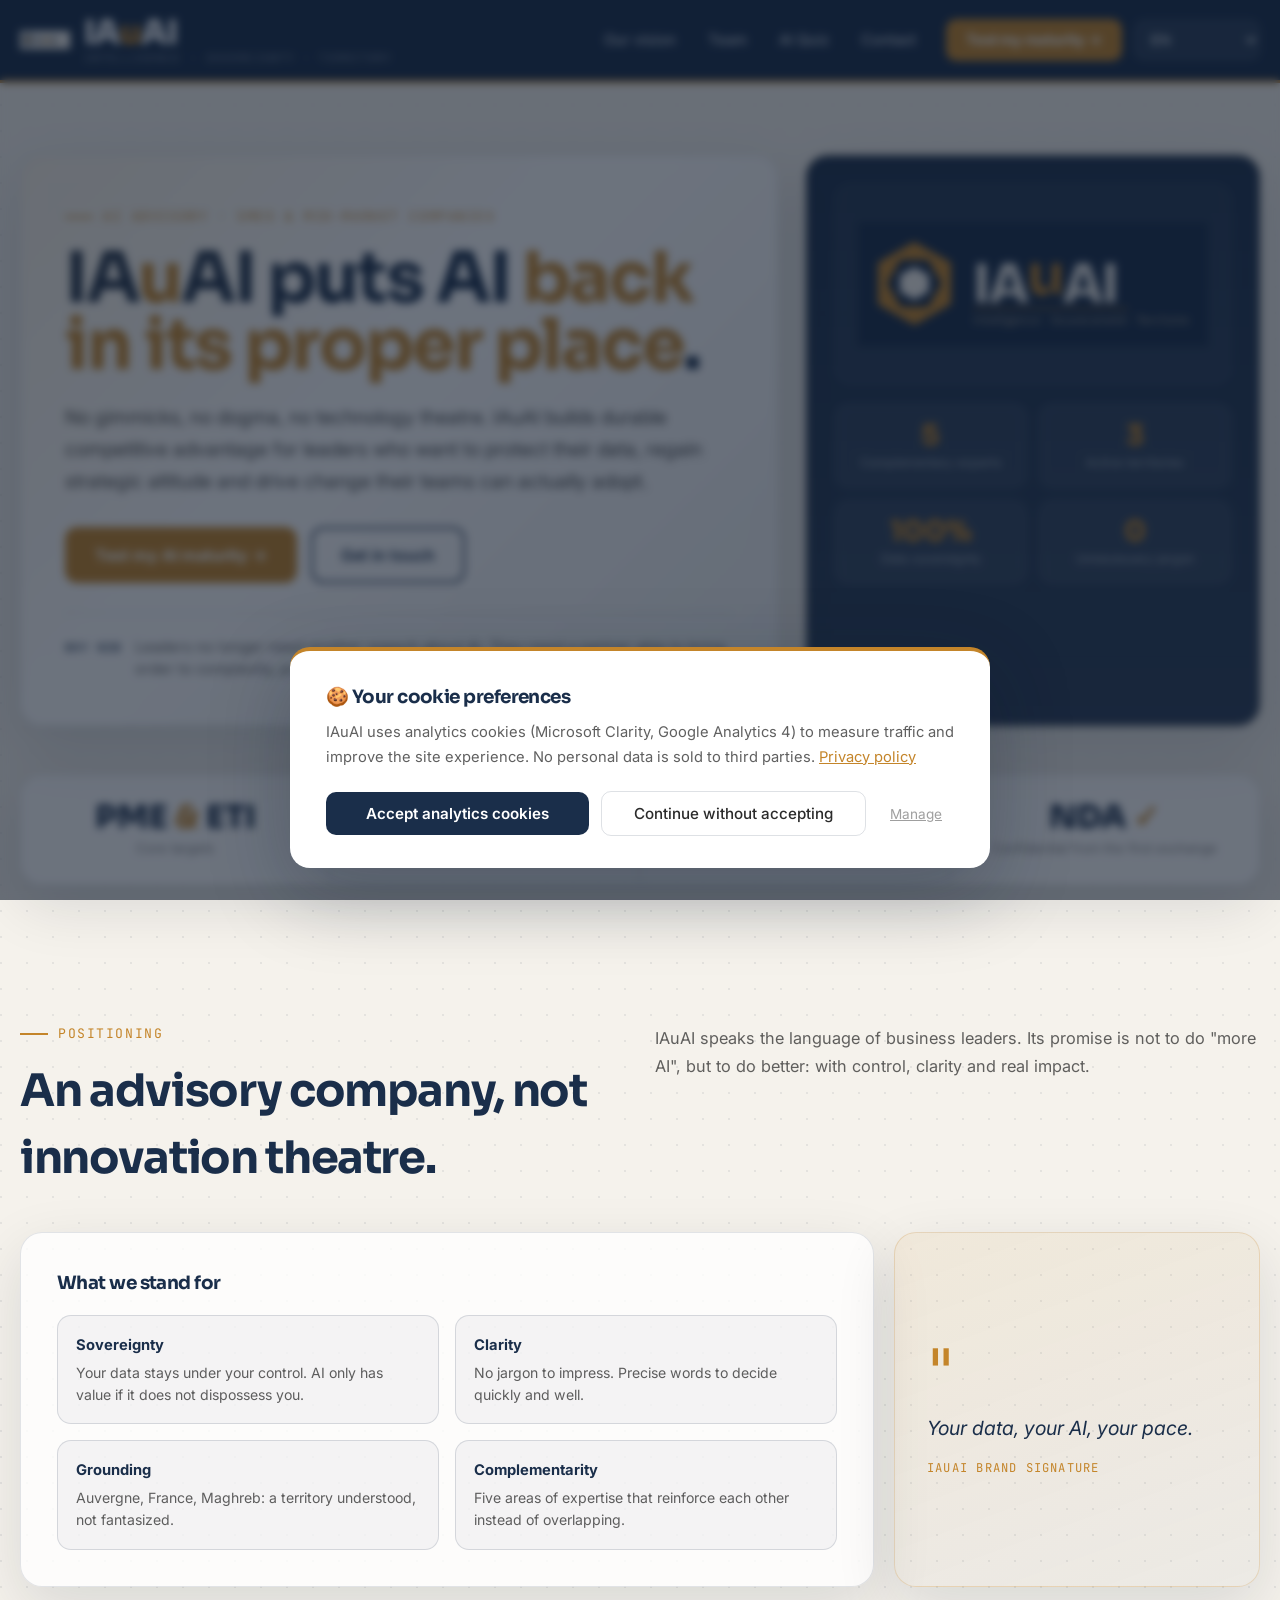
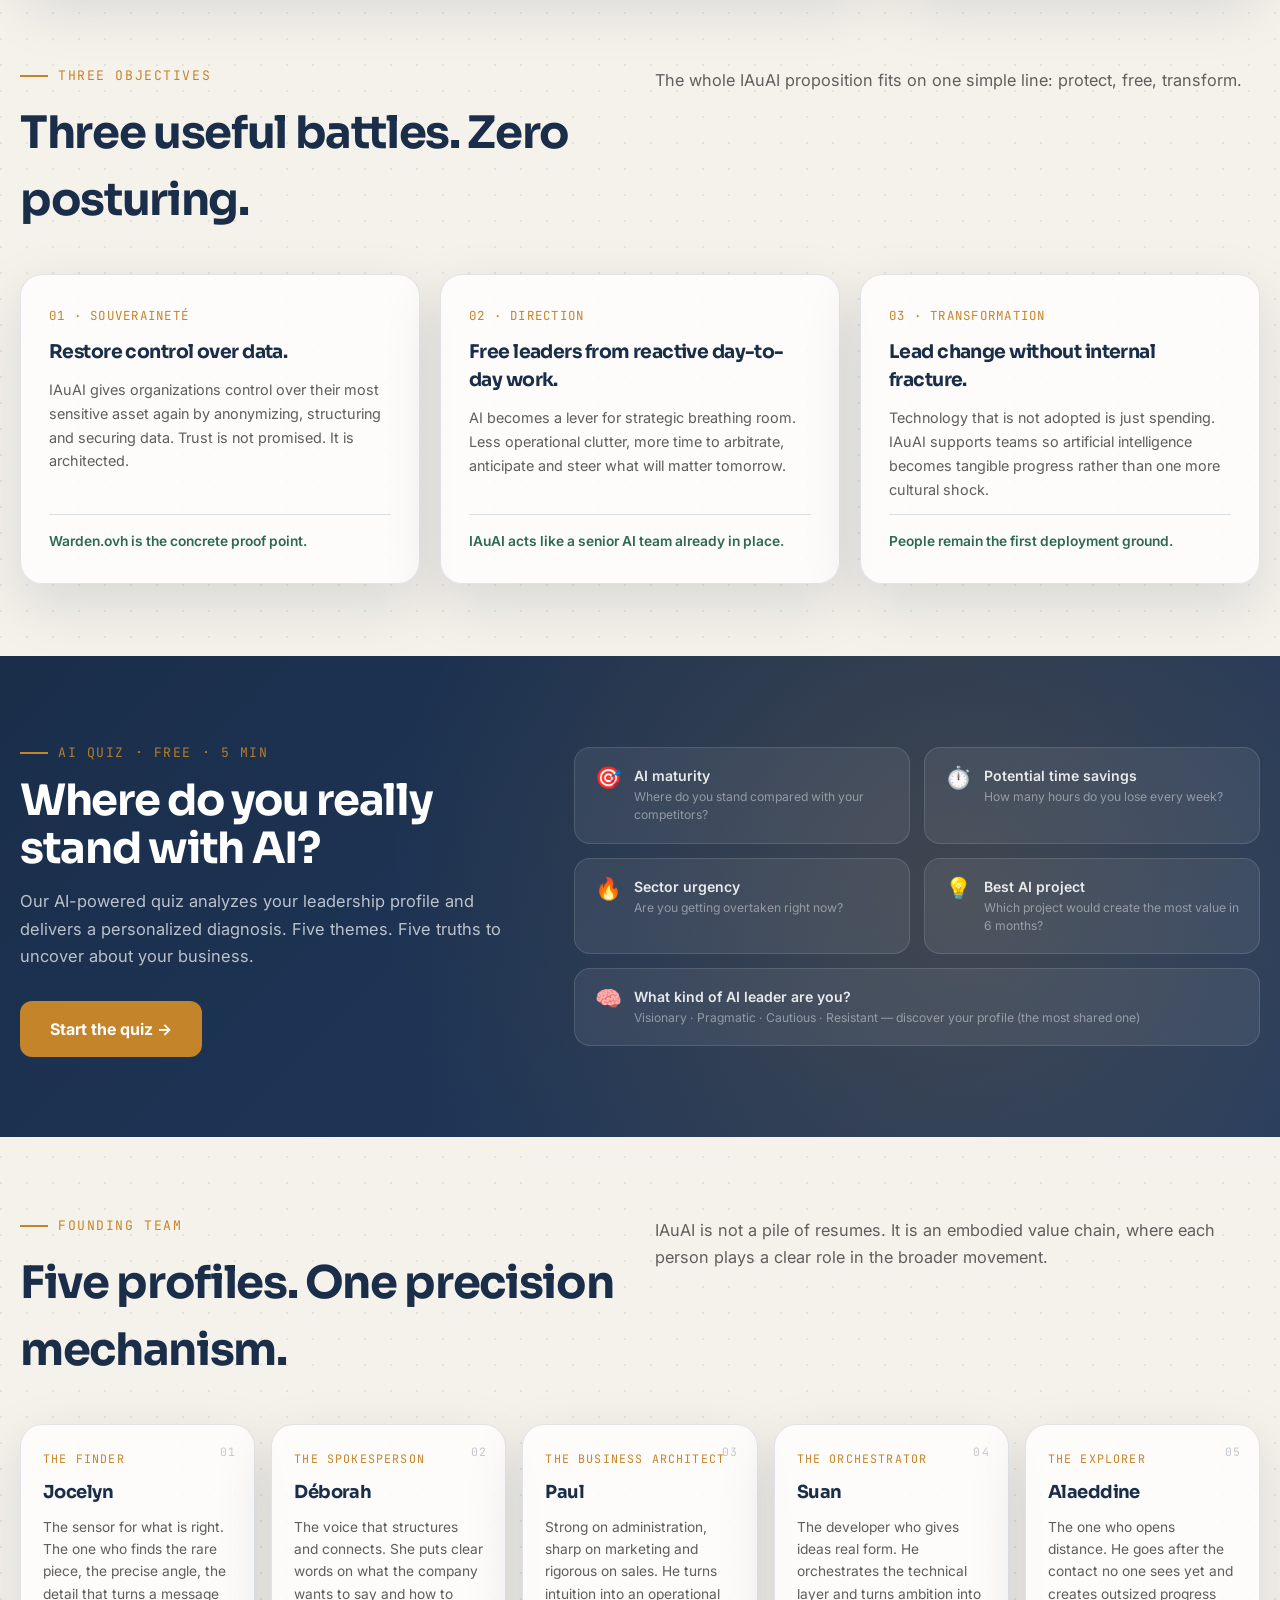
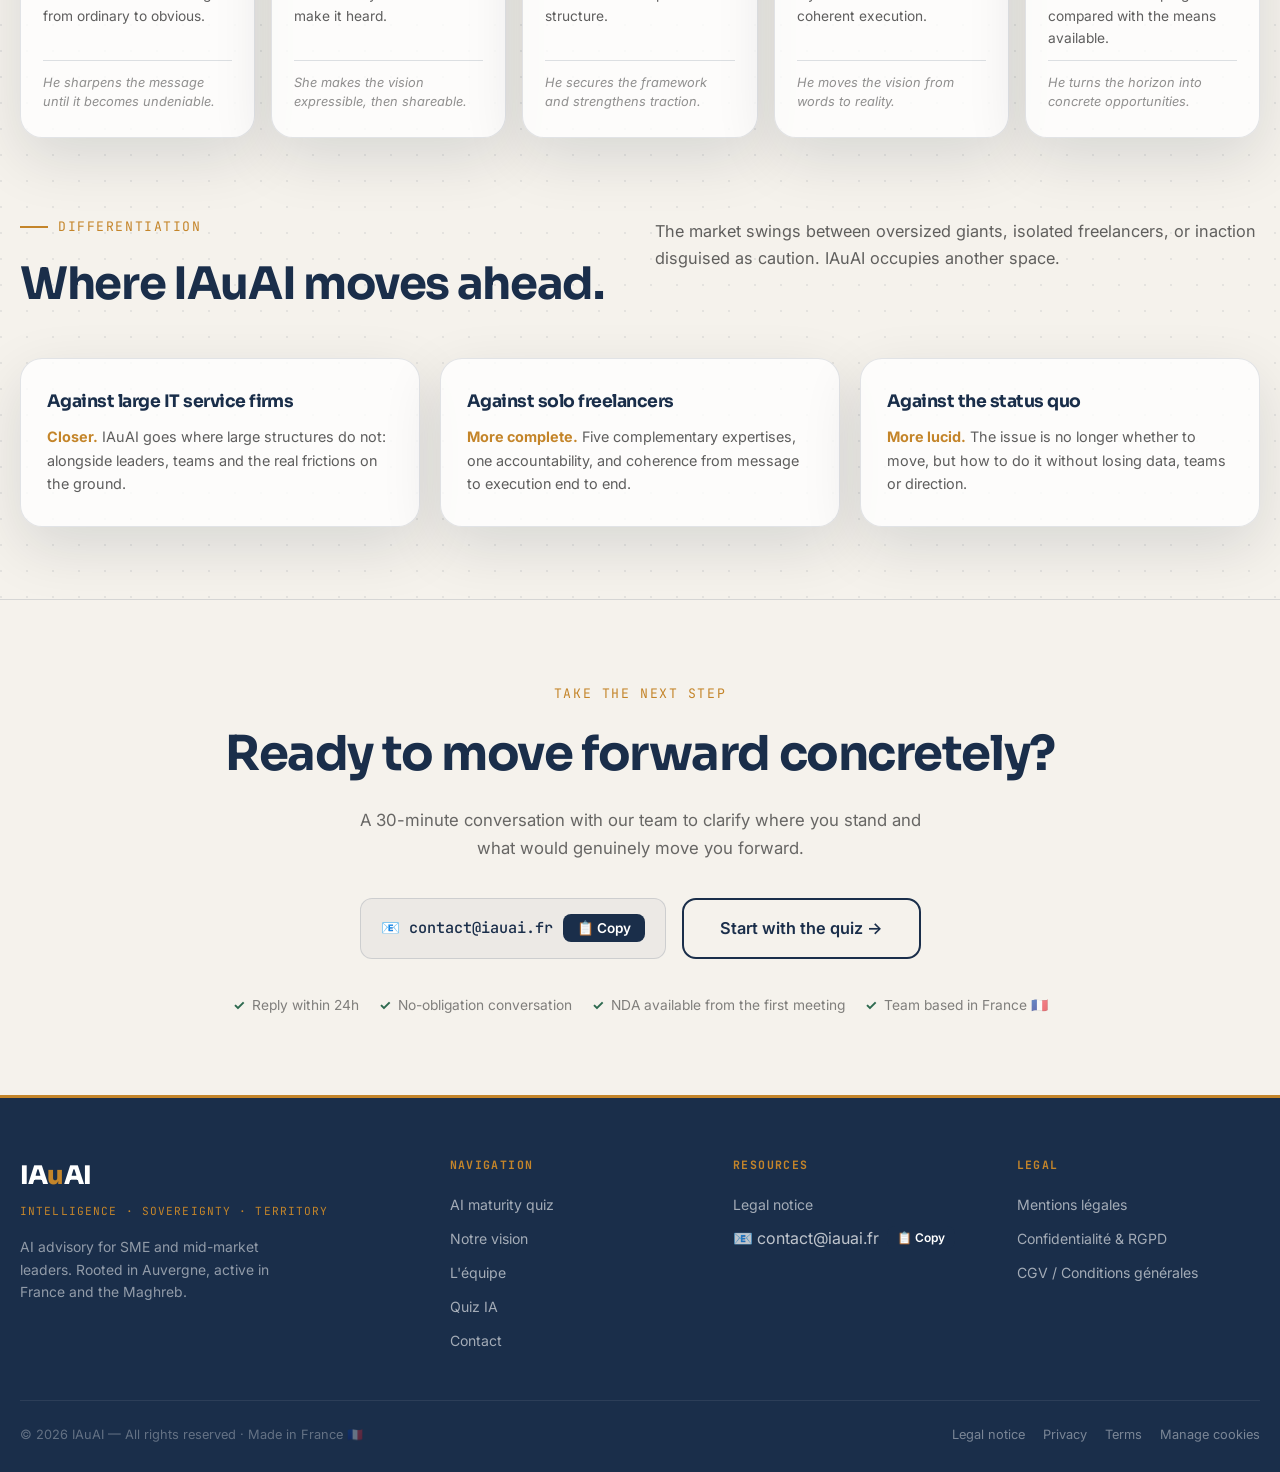
<file: index.html>
<!DOCTYPE html>
<html lang="fr">
<head>
  <meta charset="UTF-8" />
  <meta name="viewport" content="width=device-width, initial-scale=1.0" />
  <meta name="description" content="IAuAI accompagne les dirigeants de PME et ETI dans leur transformation IA. Souveraineté des données, stratégie, adoption des équipes. Intelligence artificielle remise à sa juste place." />
  <meta name="robots" content="index, follow" />
  <meta property="og:title" content="IAuAI — Intelligence · Souveraineté · Territoire" />
  <meta property="og:description" content="Vos données, votre IA, votre rythme. Accompagnement IA pour dirigeants de PME et ETI." />
  <meta property="og:image" content="https://iauai.fr/assets/images/logo_iauai_sombre.png" />
  <meta property="og:url" content="https://iauai.fr" />
  <meta property="og:type" content="website" />
  <meta property="og:locale" content="fr_FR" />
  <title>IAuAI — Intelligence · Souveraineté · Territoire</title>
  <link rel="canonical" href="https://iauai.fr/" />
  <link rel="icon" href="assets/images/ico.ico" type="image/x-icon" />
  <link rel="preconnect" href="https://fonts.googleapis.com" />
  <link rel="preconnect" href="https://fonts.gstatic.com" crossorigin />
  <link href="https://fonts.googleapis.com/css2?family=Sora:wght@600;700;800&family=Inter:wght@400;500;600&family=JetBrains+Mono:wght@400;500&display=swap" rel="stylesheet" />
  <style>
    /* ============================================================
       IAuAI — Site Vitrine · iauai.fr
       Palette : Navy #1A2E4A · Ocre #C4852A · Vert #2D6A4F
    ============================================================ */
    :root {
      --navy: #1A2E4A;
      --ocre: #C4852A;
      --green: #2D6A4F;
      --chalk: #F5F2EC;
      --anthracite: #2B2B2B;
      --white: #FFFFFF;
      --line: rgba(26,46,74,0.14);
      --shadow: 0 20px 60px rgba(12,24,43,0.12);
      --radius: 22px;
      --max: 1240px;
    }
    * { box-sizing: border-box; }
    html { scroll-behavior: smooth; }
    body {
      margin: 0;
      font-family: Inter, "Segoe UI", Roboto, Arial, sans-serif;
      color: var(--anthracite);
      background:
        radial-gradient(circle at 1px 1px, rgba(26,46,74,0.08) 1px, transparent 0) 0 0/26px 26px,
        var(--chalk);
      line-height: 1.5;
    }
    body.rtl { direction: rtl; text-align: right; }
    h1,h2,h3,h4 { font-family: "Sora","Segoe UI",Arial,sans-serif; letter-spacing: -0.03em; margin: 0; }
    p { margin: 0; }
    a { color: inherit; text-decoration: none; }
    .wrap { width: min(calc(100% - 40px), var(--max)); margin: 0 auto; }

    /* ---- COOKIE BANNER ---- */
    .cookie-overlay {
      position: fixed; inset: 0; z-index: 9999;
      background: rgba(12,24,43,0.6);
      backdrop-filter: blur(4px);
      display: flex; align-items: flex-end; justify-content: center;
      padding: 0 0 32px;
      transition: opacity 0.3s;
    }
    .cookie-overlay.hidden { display: none; }
    .cookie-box {
      background: var(--white);
      border-radius: 20px;
      padding: 32px 36px;
      max-width: 700px;
      width: calc(100% - 40px);
      box-shadow: 0 24px 80px rgba(12,24,43,0.28);
      border-top: 4px solid var(--ocre);
    }
    .cookie-box h3 { font-size: 1.15rem; color: var(--navy); margin: 0 0 10px; }
    .cookie-box p { font-size: 0.92rem; color: rgba(43,43,43,0.75); margin-bottom: 22px; line-height: 1.65; }
    .cookie-box p a { color: var(--ocre); text-decoration: underline; }
    .cookie-actions { display: flex; gap: 12px; flex-wrap: wrap; align-items: center; }
    .btn-cookie-accept {
      flex: 1; min-width: 200px;
      padding: 12px 24px;
      background: var(--navy); color: var(--white);
      border: none; border-radius: 10px;
      font-size: 0.95rem; font-weight: 600; font-family: inherit;
      cursor: pointer; transition: background 0.2s;
    }
    .btn-cookie-accept:hover { background: var(--ocre); }
    .btn-cookie-refuse {
      flex: 1; min-width: 120px;
      padding: 12px 24px;
      background: transparent; color: var(--anthracite);
      border: 1.5px solid var(--line); border-radius: 10px;
      font-size: 0.95rem; font-weight: 500; font-family: inherit;
      cursor: pointer; transition: all 0.2s;
    }
    .btn-cookie-refuse:hover { border-color: var(--navy); color: var(--navy); }
    .btn-cookie-manage {
      padding: 8px 12px;
      background: none; border: none;
      color: rgba(43,43,43,0.45); font-size: 0.85rem;
      cursor: pointer; font-family: inherit; text-decoration: underline;
    }

    /* ---- TOPBAR / NAV ---- */
    .topbar {
      background: var(--navy);
      border-bottom: 3px solid var(--ocre);
      position: sticky; top: 0; z-index: 100;
    }
    .topbar-inner {
      min-height: 80px;
      display: flex; align-items: center; justify-content: space-between; gap: 20px;
      padding: 12px 0;
    }
    .brand { display: flex; align-items: center; gap: 14px; }
    .brand img { width: 50px; height: 50px; object-fit: contain; border-radius: 12px; }
    .topbar-tools { display: flex; align-items: center; gap: 12px; }
    .logo-word {
      font-family: "Sora",sans-serif; font-size: clamp(1.5rem,3vw,2.1rem);
      font-weight: 800; line-height: 1; color: var(--white); letter-spacing: -0.03em;
    }
    .logo-word .u-accent { color: var(--ocre); }
    .logo-tagline {
      font-family: "JetBrains Mono",monospace; font-size: 0.7rem;
      color: rgba(255,255,255,0.45); letter-spacing: 0.1em;
      text-transform: uppercase; line-height: 1; margin-top: 3px;
    }
    .nav-links { display: flex; align-items: center; gap: 4px; }
    .nav-links a {
      padding: 8px 14px; border-radius: 8px;
      font-size: 0.92rem; font-weight: 500; color: rgba(255,255,255,0.75);
      transition: all 0.2s;
    }
    .nav-links a:hover, .nav-links a.active { color: var(--ocre); background: rgba(255,255,255,0.06); }
    .lang-select {
      min-width: 126px;
      padding: 10px 12px;
      border-radius: 10px;
      border: 1px solid rgba(255,255,255,0.12);
      background: rgba(255,255,255,0.08);
      color: var(--white);
      font-size: 0.88rem;
    }
    .lang-select option { color: var(--anthracite); }
    .nav-cta {
      margin-left: 12px !important;
      padding: 10px 20px !important;
      background: var(--ocre) !important;
      color: var(--white) !important;
      border-radius: 10px !important; font-weight: 700 !important;
    }
    .nav-cta:hover { background: #b07324 !important; }
    .hamburger {
      display: none; flex-direction: column; gap: 5px;
      cursor: pointer; padding: 8px; border: none; background: none;
    }
    .hamburger span { display: block; width: 24px; height: 2px; background: var(--white); border-radius: 2px; transition: all 0.3s; }
    .hamburger.open span:nth-child(1) { transform: rotate(45deg) translate(5px,5px); }
    .hamburger.open span:nth-child(2) { opacity: 0; }
    .hamburger.open span:nth-child(3) { transform: rotate(-45deg) translate(5px,-5px); }
    .mobile-nav { display: none; background: var(--navy); border-top: 1px solid rgba(255,255,255,0.08); padding: 12px 0; }
    .mobile-nav.open { display: block; }
    .mobile-nav a { display: block; padding: 13px 20px; color: rgba(255,255,255,0.8); font-size: 1rem; border-bottom: 1px solid rgba(255,255,255,0.06); }
    .mobile-nav a:hover { color: var(--ocre); }
    .mobile-nav a.mobile-cta { color: var(--ocre); font-weight: 700; }

    /* ---- SHARED CARD STYLE ---- */
    .card-base {
      background: rgba(255,255,255,0.78);
      border: 1px solid rgba(26,46,74,0.12);
      box-shadow: var(--shadow);
      backdrop-filter: blur(10px);
      border-radius: var(--radius);
    }

    /* ---- HERO ---- */
    .hero { padding: 72px 0 48px; }
    .hero-grid {
      display: grid; grid-template-columns: 1.25fr 0.75fr;
      gap: 28px; align-items: stretch;
    }
    .hero-main {
      padding: 44px; position: relative; overflow: hidden;
      background: rgba(255,255,255,0.78);
      border: 1px solid rgba(26,46,74,0.12);
      box-shadow: var(--shadow);
      backdrop-filter: blur(10px);
      border-radius: var(--radius);
    }
    .hero-main::before {
      content: "";
      position: absolute; inset: 0;
      background: linear-gradient(135deg,rgba(196,133,42,0.12),transparent 42%),
                  linear-gradient(315deg,rgba(26,46,74,0.08),transparent 52%);
      pointer-events: none;
    }
    .hero-kicker {
      display: inline-flex; align-items: center; gap: 10px;
      font-family: "JetBrains Mono",monospace;
      font-size: 0.82rem; text-transform: uppercase; letter-spacing: 0.12em;
      color: var(--ocre); margin-bottom: 18px;
    }
    .hero-kicker::before { content: ""; width: 28px; height: 2px; background: var(--ocre); display: inline-block; }
    .hero h1 {
      font-size: clamp(2.4rem,5.5vw,5rem); line-height: 0.95;
      margin: 0 0 22px; color: var(--navy); max-width: 12ch;
    }
    .hero h1 .accent { color: var(--ocre); }
    .hero-lead {
      font-size: clamp(1rem,1.8vw,1.2rem);
      max-width: 60ch; color: rgba(43,43,43,0.88);
      margin-bottom: 30px; line-height: 1.68;
    }
    .hero-cta { display: flex; gap: 14px; flex-wrap: wrap; margin-bottom: 30px; }
    .btn-ocre {
      display: inline-flex; align-items: center; gap: 8px;
      padding: 14px 28px; border-radius: 12px;
      font-size: 1rem; font-weight: 700;
      background: var(--ocre); color: var(--white);
      border: 2px solid var(--ocre); transition: all 0.2s;
    }
    .btn-ocre:hover { background: #b07324; border-color: #b07324; transform: translateY(-2px); }
    .btn-navy {
      display: inline-flex; align-items: center; gap: 8px;
      padding: 14px 28px; border-radius: 12px;
      font-size: 1rem; font-weight: 600;
      background: transparent; color: var(--navy);
      border: 2px solid var(--navy); transition: all 0.2s;
    }
    .btn-navy:hover { background: var(--navy); color: var(--white); }
    .hero-note {
      display: grid; grid-template-columns: auto 1fr; gap: 14px;
      align-items: start; padding-top: 22px;
      border-top: 1px solid var(--line);
      color: rgba(43,43,43,0.72); font-size: 0.92rem;
    }
    .mono {
      font-family: "JetBrains Mono",monospace; color: var(--navy);
      font-size: 0.78rem; text-transform: uppercase; letter-spacing: 0.08em;
      padding-top: 3px; white-space: nowrap;
    }
    .hero-side {
      padding: 28px; display: grid; gap: 20px; align-content: start;
      background: linear-gradient(180deg,rgba(26,46,74,0.98),rgba(26,46,74,0.92));
      color: var(--white);
      border: 1px solid rgba(196,133,42,0.28);
      box-shadow: var(--shadow); border-radius: var(--radius);
    }
    .logo-panel {
      padding: 22px; border-radius: 16px;
      background: rgba(255,255,255,0.04); border: 1px solid rgba(255,255,255,0.08);
      display: flex; align-items: center; justify-content: center; min-height: 200px;
    }
    .logo-panel img { width: 100%; max-width: 360px; height: auto; object-fit: contain; }
    .stats-panel { display: grid; grid-template-columns: 1fr 1fr; gap: 12px; }
    .stat-item {
      background: rgba(255,255,255,0.06); border: 1px solid rgba(255,255,255,0.1);
      border-radius: 14px; padding: 16px; text-align: center;
    }
    .stat-num {
      font-family: "Sora",sans-serif; font-size: 1.8rem; font-weight: 800;
      color: var(--ocre); line-height: 1; margin-bottom: 5px;
    }
    .stat-label { font-size: 0.78rem; color: rgba(255,255,255,0.55); line-height: 1.3; }

    /* ---- METRICS BAR ---- */
    .metrics-wrap { padding: 0 0 60px; }
    .metric-bar {
      background: rgba(255,255,255,0.78); border: 1px solid rgba(26,46,74,0.12);
      box-shadow: var(--shadow); border-radius: var(--radius);
      display: grid; grid-template-columns: repeat(4,1fr);
    }
    .metric {
      text-align: center; padding: 26px 20px;
      border-right: 1px solid var(--line);
    }
    .metric:last-child { border-right: none; }
    .metric-value {
      font-family: "Sora",sans-serif; font-size: 2rem; font-weight: 800;
      color: var(--navy); line-height: 1; margin-bottom: 6px;
    }
    .metric-value span { color: var(--ocre); }
    .metric-label { font-size: 0.82rem; color: rgba(43,43,43,0.58); }

    /* ---- SECTIONS ---- */
    .block { padding: 72px 0; }
    .section-label {
      display: inline-flex; align-items: center; gap: 10px;
      font-family: "JetBrains Mono",monospace;
      font-size: 0.82rem; text-transform: uppercase; letter-spacing: 0.12em;
      color: var(--ocre); margin-bottom: 14px;
    }
    .section-label::before { content: ""; width: 28px; height: 2px; background: var(--ocre); display: inline-block; }
    .section-head {
      display: grid; grid-template-columns: 1fr 1fr; gap: 30px;
      align-items: start; margin-bottom: 40px;
    }
    .section-head h2 { font-size: clamp(1.8rem,3.5vw,2.9rem); color: var(--navy); }
    .section-head p { font-size: 1.02rem; color: rgba(43,43,43,0.74); line-height: 1.68; padding-top: 8px; }

    /* ---- MANIFESTO ---- */
    .manifesto { display: grid; grid-template-columns: 1.4fr 0.6fr; gap: 20px; }
    .card {
      padding: 36px;
      background: rgba(255,255,255,0.78); border: 1px solid rgba(26,46,74,0.12);
      box-shadow: var(--shadow); border-radius: var(--radius);
    }
    .card h3 { font-size: 1.15rem; color: var(--navy); margin: 0 0 18px; }
    .two-col { display: grid; grid-template-columns: 1fr 1fr; gap: 16px; }
    .belief {
      padding: 18px; border-radius: 14px;
      background: rgba(26,46,74,0.04); border: 1px solid var(--line);
    }
    .belief strong { display: block; color: var(--navy); font-size: 0.92rem; margin-bottom: 5px; }
    .belief { font-size: 0.88rem; color: rgba(43,43,43,0.75); line-height: 1.55; }
    .quote {
      padding: 32px; display: flex; flex-direction: column; justify-content: center;
      background: linear-gradient(160deg,rgba(196,133,42,0.09),rgba(26,46,74,0.04));
      border: 1px solid rgba(196,133,42,0.22);
      box-shadow: var(--shadow); border-radius: var(--radius);
    }
    .quote-mark { font-family: "Sora",sans-serif; font-size: 4rem; line-height: 1; color: var(--ocre); margin-bottom: 8px; }
    .quote p { font-size: 1.22rem; font-style: italic; color: var(--navy); line-height: 1.45; margin-bottom: 16px; }
    .quote span { font-family: "JetBrains Mono",monospace; font-size: 0.76rem; color: var(--ocre); text-transform: uppercase; letter-spacing: 0.1em; }

    /* ---- PILLARS ---- */
    .pillars { display: grid; grid-template-columns: repeat(3,1fr); gap: 20px; }
    .pillar-card {
      padding: 32px 28px; display: flex; flex-direction: column; gap: 12px;
      background: rgba(255,255,255,0.78); border: 1px solid rgba(26,46,74,0.12);
      box-shadow: var(--shadow); border-radius: var(--radius);
    }
    .pillar-index { font-family: "JetBrains Mono",monospace; font-size: 0.78rem; color: var(--ocre); text-transform: uppercase; letter-spacing: 0.1em; }
    .pillar-card h3 { font-size: 1.18rem; color: var(--navy); }
    .pillar-card p { font-size: 0.9rem; color: rgba(43,43,43,0.76); line-height: 1.65; }
    .pillar-punch { margin-top: auto; padding-top: 16px; border-top: 1px solid var(--line); font-size: 0.86rem; font-weight: 600; color: var(--green); }

    /* ---- QUIZ TEASER ---- */
    .quiz-teaser {
      padding: 80px 0;
      background: linear-gradient(135deg, var(--navy) 0%, #223b61 100%);
      position: relative; overflow: hidden;
    }
    .quiz-teaser::before {
      content: ""; position: absolute; inset: 0;
      background: radial-gradient(circle at 75% 50%, rgba(196,133,42,0.2), transparent 58%);
      pointer-events: none;
    }
    .quiz-teaser-inner {
      position: relative; z-index: 1;
      display: grid; grid-template-columns: 1fr 1.4fr; gap: 64px; align-items: center;
    }
    .quiz-teaser-text .section-label { color: rgba(196,133,42,0.9); }
    .quiz-teaser-text .section-label::before { background: var(--ocre); }
    .quiz-teaser-text h2 { font-size: clamp(1.8rem,3.5vw,2.7rem); color: var(--white); margin-bottom: 16px; line-height: 1.1; }
    .quiz-teaser-text p { color: rgba(255,255,255,0.7); font-size: 1.03rem; line-height: 1.68; margin-bottom: 30px; }
    .quiz-options-grid { display: grid; grid-template-columns: 1fr 1fr; gap: 14px; }
    .quiz-option-card {
      background: rgba(255,255,255,0.07) !important;
      border: 1px solid rgba(255,255,255,0.12) !important;
      box-shadow: none !important;
      border-radius: 16px;
      padding: 18px 20px;
      transition: all 0.22s;
    }
    .quiz-option-card:hover { background: rgba(255,255,255,0.13) !important; border-color: var(--ocre) !important; transform: translateY(-3px); }
    .quiz-option-card a { display: flex; align-items: flex-start; gap: 12px; width: 100%; }
    .quiz-opt-icon { font-size: 1.35rem; line-height: 1; flex-shrink: 0; margin-top: 1px; }
    .quiz-opt-text { font-size: 0.88rem; font-weight: 600; color: rgba(255,255,255,0.88); line-height: 1.35; }
    .quiz-opt-sub { font-size: 0.76rem; color: rgba(255,255,255,0.44); margin-top: 3px; }
    .quiz-option-full { grid-column: 1 / -1; }

    /* ---- TEAM ---- */
    .team-grid { display: grid; grid-template-columns: repeat(5,1fr); gap: 16px; }
    .team-card {
      padding: 26px 22px; display: flex; flex-direction: column; gap: 10px;
      position: relative;
      background: rgba(255,255,255,0.78); border: 1px solid rgba(26,46,74,0.12);
      box-shadow: var(--shadow); border-radius: var(--radius);
    }
    .team-card::before {
      content: attr(data-index); position: absolute; top: 18px; right: 18px;
      font-family: "JetBrains Mono",monospace; font-size: 0.72rem;
      color: rgba(26,46,74,0.25); letter-spacing: 0.1em;
    }
    .team-role { font-family: "JetBrains Mono",monospace; font-size: 0.73rem; color: var(--ocre); text-transform: uppercase; letter-spacing: 0.1em; }
    .team-card h3 { font-size: 1.12rem; color: var(--navy); }
    .team-card p { font-size: 0.86rem; color: rgba(43,43,43,0.76); line-height: 1.62; }
    .team-card .line { margin-top: auto; padding-top: 12px; border-top: 1px solid var(--line); font-size: 0.8rem; font-style: italic; color: rgba(43,43,43,0.52); }

    /* ---- POSITIONING ---- */
    .positioning { display: grid; grid-template-columns: repeat(3,1fr); gap: 20px; }
    .positioning-card {
      padding: 30px 26px;
      background: rgba(255,255,255,0.78); border: 1px solid rgba(26,46,74,0.12);
      box-shadow: var(--shadow); border-radius: var(--radius);
    }
    .positioning-card h3 { font-size: 1.08rem; color: var(--navy); margin-bottom: 10px; }
    .positioning-card p { color: rgba(43,43,43,0.76); font-size: 0.9rem; line-height: 1.65; }
    .positioning-card strong { color: var(--ocre); }

    /* ---- CONTACT SECTION ---- */
    .contact-section { padding: 80px 0; background: var(--chalk); border-top: 1px solid var(--line); }
    .contact-inner { text-align: center; }
    .contact-inner .section-label { justify-content: center; }
    .contact-inner .section-label::before { display: none; }
    .contact-inner h2 { font-size: clamp(2rem,4vw,3rem); color: var(--navy); margin-bottom: 16px; }
    .contact-inner p { font-size: 1.05rem; color: rgba(43,43,43,0.7); max-width: 52ch; margin: 0 auto 36px; line-height: 1.68; }
    .contact-actions { display: flex; gap: 16px; justify-content: center; flex-wrap: wrap; }
    .btn-contact-primary {
      display: inline-flex; align-items: center; gap: 10px;
      padding: 16px 36px; background: var(--navy); color: var(--white);
      border-radius: 14px; font-size: 1.02rem; font-weight: 700; border: 2px solid var(--navy);
      transition: all 0.2s;
    }
    .btn-contact-primary:hover { background: var(--ocre); border-color: var(--ocre); transform: translateY(-2px); }
    .btn-contact-secondary {
      display: inline-flex; align-items: center; gap: 10px;
      padding: 16px 36px; background: transparent; color: var(--navy);
      border-radius: 14px; font-size: 1.02rem; font-weight: 600; border: 2px solid var(--navy);
      transition: all 0.2s;
    }
    .btn-contact-secondary:hover { background: var(--navy); color: var(--white); }
    .contact-badges { display: flex; justify-content: center; gap: 20px; margin-top: 36px; flex-wrap: wrap; }
    .contact-badge { display: flex; align-items: center; gap: 7px; font-size: 0.86rem; color: rgba(43,43,43,0.58); }
    .contact-badge::before { content: "✓"; color: var(--green); font-weight: 700; }

    /* ---- EMAIL COMPONENT ---- */
    .email-hybrid {
      display: inline-flex; align-items: center; gap: 10px;
      padding: 14px 20px; background: rgba(26,46,74,0.04);
      border: 1.5px solid var(--line); border-radius: 12px;
      transition: all 0.2s;
    }
    .email-hybrid:hover { border-color: var(--navy); background: rgba(26,46,74,0.06); }
    .email-address {
      font-family: "JetBrains Mono",monospace;
      font-size: 0.95rem; color: var(--navy);
      font-weight: 500;
    }
    .email-copy-btn {
      padding: 6px 14px; background: var(--navy); color: var(--white);
      border: none; border-radius: 8px; font-size: 0.85rem;
      font-weight: 600; cursor: pointer; font-family: inherit;
      transition: all 0.2s; display: inline-flex; align-items: center; gap: 6px;
    }
    .email-copy-btn:hover { background: var(--ocre); transform: translateY(-1px); }
    .email-copy-btn:active { transform: translateY(0); }
    .email-copy-btn.copied { background: var(--green); }

    /* ---- FOOTER ---- */
    footer {
      background: var(--navy); color: rgba(255,255,255,0.72);
      padding: 58px 0 28px; border-top: 3px solid var(--ocre);
    }
    .footer-grid { display: grid; grid-template-columns: 1.6fr 1fr 1fr 1fr; gap: 40px; margin-bottom: 48px; }
    .footer-logo { font-family: "Sora",sans-serif; font-size: 1.6rem; font-weight: 800; color: var(--white); letter-spacing: -0.03em; display: block; margin-bottom: 8px; }
    .footer-logo .u-accent { color: var(--ocre); }
    .footer-tagline { font-family: "JetBrains Mono",monospace; font-size: 0.7rem; color: var(--ocre); text-transform: uppercase; letter-spacing: 0.1em; display: block; margin-bottom: 16px; }
    .footer-desc { font-size: 0.87rem; color: rgba(255,255,255,0.52); line-height: 1.65; max-width: 28ch; }
    .footer-col h4 { font-family: "JetBrains Mono",monospace; font-size: 0.72rem; color: var(--ocre); text-transform: uppercase; letter-spacing: 0.12em; margin: 0 0 18px; }
    .footer-col ul { list-style: none; padding: 0; margin: 0; display: grid; gap: 10px; }
    .footer-col ul li a { font-size: 0.88rem; color: rgba(255,255,255,0.6); transition: color 0.2s; }
    .footer-col ul li a:hover { color: var(--ocre); }
    .footer-bottom {
      padding-top: 24px; border-top: 1px solid rgba(255,255,255,0.08);
      display: flex; justify-content: space-between; align-items: center; gap: 16px; flex-wrap: wrap;
    }
    .footer-bottom p { font-size: 0.8rem; color: rgba(255,255,255,0.32); }
    .footer-legal { display: flex; gap: 18px; align-items: center; }
    .footer-legal a { font-size: 0.8rem; color: rgba(255,255,255,0.42); transition: color 0.2s; }
    .footer-legal a:hover { color: var(--ocre); }
    .btn-reset-cookies {
      background: none; border: none; cursor: pointer;
      font-size: 0.8rem; color: rgba(255,255,255,0.42);
      padding: 0; font-family: inherit; transition: color 0.2s;
    }
    .btn-reset-cookies:hover { color: var(--ocre); }

    /* ---- RESPONSIVE ---- */
    @media (max-width: 1100px) {
      .hero-grid, .manifesto, .pillars, .positioning, .quiz-teaser-inner { grid-template-columns: 1fr; }
      .team-grid { grid-template-columns: repeat(3,1fr); }
      .footer-grid { grid-template-columns: 1fr 1fr; }
      .metric-bar { grid-template-columns: 1fr 1fr; }
      .metric { border-right: none; border-bottom: 1px solid var(--line); }
      .metric:nth-child(2n) { border-right: none; }
      .metric:nth-last-child(-n+2) { border-bottom: none; }
    }
    @media (max-width: 760px) {
      .nav-links { display: none; }
      .topbar-tools { margin-left: auto; }
      .hamburger { display: flex; }
      .two-col, .section-head, .hero-note { grid-template-columns: 1fr; }
      .team-grid { grid-template-columns: 1fr 1fr; }
      .quiz-options-grid { grid-template-columns: 1fr; }
      .footer-grid { grid-template-columns: 1fr; }
      .hero-main { padding: 28px; }
      .footer-bottom { flex-direction: column; align-items: flex-start; }
    }
    @media (max-width: 500px) {
      .team-grid { grid-template-columns: 1fr; }
      .hero-cta { flex-direction: column; }
      .contact-actions { flex-direction: column; }
      .metric-bar { grid-template-columns: 1fr; }
    }
  </style>
</head>
<body>

  <!-- ============================================================
       COOKIE CONSENT BANNER (RGPD)
  ============================================================ -->
  <div class="cookie-overlay hidden" id="cookieBanner" role="dialog" aria-labelledby="cookieTitle" aria-modal="true">
    <div class="cookie-box">
      <h3 id="cookieTitle">🍪 Vos préférences cookies</h3>
      <p>
        IAuAI utilise des cookies analytiques (Microsoft Clarity, Google Analytics 4) pour mesurer l'audience et améliorer l'expérience du site. Aucune donnée personnelle n'est vendue à des tiers.
        <a href="politique-confidentialite.html">Politique de confidentialité</a>
      </p>
      <div class="cookie-actions">
        <button class="btn-cookie-accept" onclick="acceptCookies()">Accepter les cookies analytiques</button>
        <button class="btn-cookie-refuse" onclick="refuseCookies()">Continuer sans accepter</button>
        <button class="btn-cookie-manage" onclick="refuseCookies()">Paramétrer</button>
      </div>
    </div>
  </div>

  <!-- ============================================================
       NAVIGATION
  ============================================================ -->
  <header class="topbar">
    <div class="wrap topbar-inner">
      <a href="index.html" class="brand" aria-label="IAuAI — Accueil">
        <img src="assets/images/logo_iauai_clair.png" alt="Logo IAuAI" />
        <div>
          <div class="logo-word">IA<span class="u-accent">u</span>AI</div>
          <div class="logo-tagline">Intelligence · Souveraineté · Territoire</div>
        </div>
      </a>
      <div class="topbar-tools">
        <nav class="nav-links" aria-label="Navigation principale">
          <a href="#vision">Notre vision</a>
          <a href="#equipe">L'équipe</a>
          <a href="#quiz-teaser">Quiz IA</a>
          <a href="#contact">Contact</a>
          <a href="quiz.html" class="nav-cta">Tester ma maturité →</a>
        </nav>
        <select class="lang-select" id="langSelect" aria-label="Choisir la langue">
          <option value="fr">FR</option>
          <option value="en">EN</option>
          <option value="es">ES</option>
          <option value="zh">中文</option>
          <option value="ar">AR</option>
        </select>
        <button class="hamburger" id="hamburger" aria-label="Ouvrir le menu" aria-expanded="false" onclick="toggleMobileNav()">
          <span></span><span></span><span></span>
        </button>
      </div>
    </div>
    <nav class="mobile-nav" id="mobileNav" aria-label="Navigation mobile">
      <a href="#vision" onclick="closeMobileNav()">Notre vision</a>
      <a href="#equipe" onclick="closeMobileNav()">L'équipe</a>
      <a href="#quiz-teaser" onclick="closeMobileNav()">Quiz IA</a>
      <a href="#contact" onclick="closeMobileNav()">Contact</a>
      <a href="quiz.html" class="mobile-cta">Tester ma maturité IA →</a>
    </nav>
  </header>

  <main>
    <!-- ============================================================
         HERO
    ============================================================ -->
    <section class="hero" id="accueil">
      <div class="wrap hero-grid">
        <div class="hero-main">
          <div class="hero-kicker">Accompagnement IA · PME &amp; ETI</div>
          <h1>IA<span class="accent">u</span>AI remet l'IA <span class="accent">à sa juste place</span>.</h1>
          <p class="hero-lead">
            Ni gadget, ni dogme, ni théâtre technologique. IAuAI construit un avantage compétitif durable pour les dirigeants qui veulent protéger leurs données, reprendre de la hauteur stratégique et conduire un changement que leurs équipes peuvent réellement adopter.
          </p>
          <div class="hero-cta">
            <a href="quiz.html" class="btn-ocre">Tester ma maturité IA →</a>
            <a href="#contact" class="btn-navy">Prendre contact</a>
          </div>
          <div class="hero-note">
            <div class="mono">Pourquoi maintenant</div>
            <p>
              Les dirigeants n'ont plus besoin d'un énième discours sur l'IA. Ils ont besoin d'un partenaire capable d'ordonner la complexité, de protéger l'essentiel et de transformer sans désorganiser.
            </p>
          </div>
        </div>

        <aside class="hero-side">
          <div class="logo-panel">
            <img src="assets/images/logo_iauai_sombre.png" alt="Logo IAuAI sur fond sombre" />
          </div>
          <div class="stats-panel">
            <div class="stat-item">
              <div class="stat-num">5</div>
              <div class="stat-label">Experts complémentaires</div>
            </div>
            <div class="stat-item">
              <div class="stat-num">3</div>
              <div class="stat-label">Territoires actifs</div>
            </div>
            <div class="stat-item">
              <div class="stat-num">100%</div>
              <div class="stat-label">Souveraineté des données</div>
            </div>
            <div class="stat-item">
              <div class="stat-num">0</div>
              <div class="stat-label">Jargon inutile</div>
            </div>
          </div>
        </aside>
      </div>
    </section>

    <!-- ---- METRICS BAR ---- -->
    <div class="wrap metrics-wrap">
      <div class="metric-bar">
        <div class="metric">
          <div class="metric-value">PME <span>&</span> ETI</div>
          <div class="metric-label">Cibles principales</div>
        </div>
        <div class="metric">
          <div class="metric-value">RGPD <span>✓</span></div>
          <div class="metric-label">Conformité garantie</div>
        </div>
        <div class="metric">
          <div class="metric-value">🇫🇷 <span>+</span> 🌍</div>
          <div class="metric-label">France · Auvergne · Maghreb</div>
        </div>
        <div class="metric">
          <div class="metric-value">NDA <span>✓</span></div>
          <div class="metric-label">Confidentiel dès le 1ᵉʳ échange</div>
        </div>
      </div>
    </div>

    <!-- ============================================================
         POSITIONNEMENT / VISION
    ============================================================ -->
    <section class="block" id="vision">
      <div class="wrap">
        <div class="section-head">
          <div>
            <div class="section-label">Positionnement</div>
            <h2>Une société d'accompagnement, pas un théâtre de l'innovation.</h2>
          </div>
          <p>
            IAuAI parle la langue du dirigeant. Sa promesse n'est pas de faire "plus d'IA", mais de faire mieux : avec maîtrise, avec clarté, avec impact réel.
          </p>
        </div>

        <div class="manifesto">
          <div class="card">
            <h3>Ce que nous affirmons</h3>
            <div class="two-col">
              <div class="belief"><strong>Souveraineté</strong>Vos données restent sous votre contrôle. L'IA n'a de valeur que si elle ne vous dépossède pas.</div>
              <div class="belief"><strong>Clarté</strong>Pas de jargon pour impressionner. Des mots précis pour décider vite et bien.</div>
              <div class="belief"><strong>Ancrage</strong>Auvergne, France, Maghreb : un territoire compris, pas fantasmé.</div>
              <div class="belief"><strong>Complémentarité</strong>Cinq expertises qui se renforcent au lieu de se superposer.</div>
            </div>
          </div>
          <div class="quote">
            <div class="quote-mark">"</div>
            <p>Vos données, votre IA, votre rythme.</p>
            <span>Signature de marque IAuAI</span>
          </div>
        </div>
      </div>
    </section>

    <!-- ============================================================
         LES TROIS PILIERS
    ============================================================ -->
    <section class="block" style="padding-top:0;" id="piliers">
      <div class="wrap">
        <div class="section-head">
          <div>
            <div class="section-label">Trois objectifs</div>
            <h2>Trois combats utiles. Zéro posture.</h2>
          </div>
          <p>Toute la proposition d'IAuAI tient dans une ligne simple : protéger, libérer, transformer.</p>
        </div>
        <div class="pillars">
          <article class="pillar-card">
            <span class="pillar-index">01 · Souveraineté</span>
            <h3>Rendre la maîtrise des données.</h3>
            <p>IAuAI redonne aux organisations la main sur leur actif le plus sensible en anonymisant, structurant et sécurisant les données. La confiance ne se promet pas. Elle s'architecture.</p>
            <div class="pillar-punch">Warden.ovh en est la démonstration concrète.</div>
          </article>
          <article class="pillar-card">
            <span class="pillar-index">02 · Direction</span>
            <h3>Sortir les dirigeants du quotidien subi.</h3>
            <p>L'IA devient un levier de respiration stratégique. Moins d'encombrement opérationnel, plus de temps pour arbitrer, anticiper et piloter ce qui comptera vraiment demain.</p>
            <div class="pillar-punch">IAuAI agit comme une équipe IA senior déjà en place.</div>
          </article>
          <article class="pillar-card">
            <span class="pillar-index">03 · Transformation</span>
            <h3>Conduire le changement sans fracture interne.</h3>
            <p>Une technologie non adoptée est une dépense. IAuAI accompagne les équipes pour que l'intelligence artificielle ne soit pas un choc culturel de plus, mais une progression tangible.</p>
            <div class="pillar-punch">L'humain reste le premier terrain de déploiement.</div>
          </article>
        </div>
      </div>
    </section>

    <!-- ============================================================
         QUIZ TEASER
    ============================================================ -->
    <section class="quiz-teaser" id="quiz-teaser">
      <div class="wrap">
        <div class="quiz-teaser-inner">
          <div class="quiz-teaser-text">
            <div class="section-label">Quiz IA · Gratuit · 5 min</div>
            <h2>Où en êtes-vous vraiment avec l'IA ?</h2>
            <p>
              Notre quiz propulsé par intelligence artificielle analyse votre profil de dirigeant et vous délivre un diagnostic personnalisé. Cinq thèmes. Cinq vérités à découvrir sur votre entreprise.
            </p>
            <a href="quiz.html" class="btn-ocre">Commencer le quiz →</a>
          </div>

          <div class="quiz-options-grid">
            <div class="quiz-option-card">
              <a href="quiz.html?quiz=1">
                <div class="quiz-opt-icon">🎯</div>
                <div>
                  <div class="quiz-opt-text">Maturité IA</div>
                  <div class="quiz-opt-sub">Où vous situez-vous face à vos concurrents ?</div>
                </div>
              </a>
            </div>
            <div class="quiz-option-card">
              <a href="quiz.html?quiz=2">
                <div class="quiz-opt-icon">⏱️</div>
                <div>
                  <div class="quiz-opt-text">Gains de temps potentiels</div>
                  <div class="quiz-opt-sub">Combien d'heures perdez-vous chaque semaine ?</div>
                </div>
              </a>
            </div>
            <div class="quiz-option-card">
              <a href="quiz.html?quiz=3">
                <div class="quiz-opt-icon">🔥</div>
                <div>
                  <div class="quiz-opt-text">Urgence sectorielle</div>
                  <div class="quiz-opt-sub">Êtes-vous en train de vous faire dépasser ?</div>
                </div>
              </a>
            </div>
            <div class="quiz-option-card">
              <a href="quiz.html?quiz=4">
                <div class="quiz-opt-icon">💡</div>
                <div>
                  <div class="quiz-opt-text">Meilleur projet IA</div>
                  <div class="quiz-opt-sub">Quel projet vous ferait gagner le plus en 6 mois ?</div>
                </div>
              </a>
            </div>
            <div class="quiz-option-card quiz-option-full">
              <a href="quiz.html?quiz=5">
                <div class="quiz-opt-icon">🧠</div>
                <div>
                  <div class="quiz-opt-text">Quel type de leader IA êtes-vous ?</div>
                  <div class="quiz-opt-sub">Visionnaire · Pragmatique · Prudent · Résistant — découvrez votre profil (le plus partagé)</div>
                </div>
              </a>
            </div>
          </div>
        </div>
      </div>
    </section>

    <!-- ============================================================
         L'ÉQUIPE
    ============================================================ -->
    <section class="block" id="equipe">
      <div class="wrap">
        <div class="section-head">
          <div>
            <div class="section-label">L'équipe fondatrice</div>
            <h2>Cinq profils. Une mécanique de précision.</h2>
          </div>
          <p>IAuAI n'est pas une addition de CV. C'est une chaîne de valeur incarnée, où chacun tient un rôle net dans le mouvement d'ensemble.</p>
        </div>
        <div class="team-grid">
          <article class="team-card" data-index="01">
            <div class="team-role">Le trouve-tout</div>
            <h3>Jocelyn</h3>
            <p>Le capteur de justesse. Celui qui déniche la pièce rare, l'angle précis, le détail qui fait basculer un discours du banal vers l'évident.</p>
            <div class="line">Il affine le propos jusqu'à le rendre incontestable.</div>
          </article>
          <article class="team-card" data-index="02">
            <div class="team-role">La porte-parole</div>
            <h3>Déborah</h3>
            <p>La voix qui structure et qui relie. Elle met des mots clairs sur ce que l'entreprise veut dire et sur la manière de le faire entendre.</p>
            <div class="line">Elle rend la vision formulable, puis partageable.</div>
          </article>
          <article class="team-card" data-index="03">
            <div class="team-role">L'architecte business</div>
            <h3>Paul</h3>
            <p>Solide sur l'administratif, lucide sur le marketing et rigoureux sur la vente. Il transforme une intuition en structure exploitable.</p>
            <div class="line">Il sécurise le cadre et muscle la traction.</div>
          </article>
          <article class="team-card" data-index="04">
            <div class="team-role">Le metteur en musique</div>
            <h3>Suan</h3>
            <p>Le développeur qui donne une forme réelle aux idées. Il orchestre la couche technique et transforme une ambition en exécution cohérente.</p>
            <div class="line">Il fait passer la vision du discours au réel.</div>
          </article>
          <article class="team-card" data-index="05">
            <div class="team-role">L'explorateur</div>
            <h3>Alaeddine</h3>
            <p>Celui qui ouvre la distance. Il va chercher le contact que personne ne voit encore et crée des avancées disproportionnées par rapport aux moyens.</p>
            <div class="line">Il transforme l'horizon en opportunités concrètes.</div>
          </article>
        </div>
      </div>
    </section>

    <!-- ============================================================
         DIFFÉRENCIATION
    ============================================================ -->
    <section class="block" style="padding-top:0;" id="differences">
      <div class="wrap">
        <div class="section-head">
          <div>
            <div class="section-label">Différenciation</div>
            <h2>Là où IAuAI prend de l'avance.</h2>
          </div>
          <p>Le marché oppose des géants trop lourds, des indépendants trop seuls, ou l'inaction déguisée en prudence. IAuAI occupe un autre espace.</p>
        </div>
        <div class="positioning">
          <div class="positioning-card">
            <h3>Face aux grandes ESN</h3>
            <p><strong>Plus proche.</strong> IAuAI descend là où les grandes structures ne vont pas : au contact des dirigeants, des équipes, des frictions réelles du terrain.</p>
          </div>
          <div class="positioning-card">
            <h3>Face aux freelances isolés</h3>
            <p><strong>Plus complet.</strong> Cinq expertises complémentaires, une seule responsabilité, une cohérence de discours et d'exécution de bout en bout.</p>
          </div>
          <div class="positioning-card">
            <h3>Face au statu quo</h3>
            <p><strong>Plus lucide.</strong> L'enjeu n'est plus de savoir s'il faut bouger, mais comment le faire sans perdre ni ses données, ni ses équipes, ni sa ligne.</p>
          </div>
        </div>
      </div>
    </section>

    <!-- ============================================================
         CONTACT CTA
    ============================================================ -->
    <section class="contact-section" id="contact">
      <div class="wrap">
        <div class="contact-inner">
          <div class="section-label">Passez à l'étape suivante</div>
          <h2>Prêt à avancer concrètement ?</h2>
          <p>Un échange de 30 minutes avec notre équipe pour clarifier où vous en êtes et ce qui vous ferait vraiment progresser.</p>
          <div class="contact-actions">
            <div class="email-hybrid">
              <span class="email-address">📧 contact@iauai.fr</span>
              <button class="email-copy-btn" onclick="copyEmail('contact@iauai.fr', this)">📋 Copier</button>
            </div>
            <a href="quiz.html" class="btn-contact-secondary">Commencer par le quiz →</a>
          </div>
          <div class="contact-badges">
            <span class="contact-badge">Réponse sous 24h</span>
            <span class="contact-badge">Échange sans engagement</span>
            <span class="contact-badge">NDA disponible dès la première réunion</span>
            <span class="contact-badge">Équipe basée en France 🇫🇷</span>
          </div>
        </div>
      </div>
    </section>
  </main>

  <!-- ============================================================
       FOOTER
  ============================================================ -->
  <footer>
    <div class="wrap">
      <div class="footer-grid">
        <div>
          <span class="footer-logo">IA<span class="u-accent">u</span>AI</span>
          <span class="footer-tagline">Intelligence · Souveraineté · Territoire</span>
          <p class="footer-desc">Accompagnement IA pour dirigeants de PME et ETI. Ancrés en Auvergne, actifs en France et au Maghreb.</p>
        </div>
        <div class="footer-col">
          <h4>Navigation</h4>
          <ul>
            <li><a href="#accueil">Accueil</a></li>
            <li><a href="#vision">Notre vision</a></li>
            <li><a href="#equipe">L'équipe</a></li>
            <li><a href="quiz.html">Quiz IA</a></li>
            <li><a href="#contact">Contact</a></li>
          </ul>
        </div>
        <div class="footer-col">
          <h4>Ressources</h4>
          <ul>
            <li><a href="quiz.html">Quiz maturité IA</a></li>
            <li>
              <span style="display: inline-flex; align-items: center; gap: 8px; flex-wrap: wrap;">
                <span>📧 contact@iauai.fr</span>
                <button class="email-copy-btn" style="padding: 4px 10px; font-size: 0.75rem;" onclick="copyEmail('contact@iauai.fr', this)">📋 Copier</button>
              </span>
            </li>
          </ul>
        </div>
        <div class="footer-col">
          <h4>Légal</h4>
          <ul>
            <li><a href="mentions-legales.html">Mentions légales</a></li>
            <li><a href="politique-confidentialite.html">Confidentialité & RGPD</a></li>
            <li><a href="cgv.html">CGV / Conditions générales</a></li>
          </ul>
        </div>
      </div>
      <div class="footer-bottom">
        <p>© 2026 IAuAI — Tous droits réservés · Made in France 🇫🇷</p>
        <div class="footer-legal">
          <a href="mentions-legales.html">Mentions légales</a>
          <a href="politique-confidentialite.html">Confidentialité</a>
          <a href="cgv.html">CGV</a>
          <button class="btn-reset-cookies" onclick="resetCookieConsent()">Gérer les cookies</button>
        </div>
      </div>
    </div>
  </footer>

  <!-- ============================================================
       JAVASCRIPT — Cookie consent · Navigation · Analytics
  ============================================================ -->
  <script>
    /* ============================================================
       COOKIE CONSENT (RGPD)
    ============================================================ */
    const CONSENT_KEY = 'iauai_cookie_consent_v1';

    function initCookieBanner() {
      const consent = localStorage.getItem(CONSENT_KEY);
      if (!consent) {
        setTimeout(() => {
          document.getElementById('cookieBanner').classList.remove('hidden');
        }, 800);
      } else if (consent === 'accepted') {
        loadAnalytics();
      }
    }

    function acceptCookies() {
      localStorage.setItem(CONSENT_KEY, 'accepted');
      hideBanner();
      loadAnalytics();
    }

    function refuseCookies() {
      localStorage.setItem(CONSENT_KEY, 'refused');
      hideBanner();
    }

    function hideBanner() {
      const banner = document.getElementById('cookieBanner');
      banner.style.opacity = '0';
      setTimeout(() => banner.classList.add('hidden'), 300);
    }

    function resetCookieConsent() {
      localStorage.removeItem(CONSENT_KEY);
      const banner = document.getElementById('cookieBanner');
      banner.classList.remove('hidden');
      banner.style.opacity = '1';
    }

    function loadAnalytics() {
      // ---- Microsoft Clarity ----
      (function(c,l,a,r,i,t,y){
        c[a]=c[a]||function(){(c[a].q=c[a].q||[]).push(arguments)};
        t=l.createElement(r);t.async=1;t.src="https://www.clarity.ms/tag/"+i;
        y=l.getElementsByTagName(r)[0];y.parentNode.insertBefore(t,y);
      })(window, document, "clarity", "script", "wa01rmmf4g");

      // ---- Google Analytics 4 ----
      const gaScript = document.createElement('script');
      gaScript.async = true;
      gaScript.src = 'https://www.googletagmanager.com/gtag/js?id=G-0J105MB31R';
      document.head.appendChild(gaScript);
      window.dataLayer = window.dataLayer || [];
      function gtag(){dataLayer.push(arguments);}
      window.gtag = gtag;
      gtag('js', new Date());
      gtag('config', 'G-0J105MB31R', { anonymize_ip: true });
    }

    /* ============================================================
       MOBILE NAVIGATION
    ============================================================ */
    function toggleMobileNav() {
      const nav = document.getElementById('mobileNav');
      const btn = document.getElementById('hamburger');
      const isOpen = nav.classList.toggle('open');
      btn.classList.toggle('open', isOpen);
      btn.setAttribute('aria-expanded', isOpen);
    }

    function closeMobileNav() {
      document.getElementById('mobileNav').classList.remove('open');
      const btn = document.getElementById('hamburger');
      btn.classList.remove('open');
      btn.setAttribute('aria-expanded', 'false');
    }

    /* ============================================================
       ACTIVE NAV LINK HIGHLIGHT
    ============================================================ */
    function initActiveNav() {
      const sections = document.querySelectorAll('section[id]');
      const navLinks = document.querySelectorAll('.nav-links a[href^="#"]');
      const observer = new IntersectionObserver((entries) => {
        entries.forEach(entry => {
          if (entry.isIntersecting) {
            navLinks.forEach(link => {
              link.classList.toggle('active', link.getAttribute('href') === '#' + entry.target.id);
            });
          }
        });
      }, { threshold: 0.35, rootMargin: '-80px 0px 0px 0px' });
      sections.forEach(s => observer.observe(s));
    }

    /* ============================================================
       MAILTO FALLBACK
    ============================================================ */
    function handleMailtoClick(e) {
      const email = 'contact@iauai.fr';
      const link = e.currentTarget;
      const mailtoUrl = link.href;

      // Tenter d'ouvrir le client email
      try {
        window.location.href = mailtoUrl;
      } catch (err) {
        // Si échec, copier l'email et afficher une notification
        if (navigator.clipboard) {
          navigator.clipboard.writeText(email).then(() => {
            alert(`Email copié : ${email}\n\nVeuillez nous contacter à cette adresse.`);
          }).catch(() => {
            alert(`Veuillez nous contacter à : ${email}`);
          });
        } else {
          alert(`Veuillez nous contacter à : ${email}`);
        }
      }
    }

    /* ============================================================
       INIT
    ============================================================ */
    document.addEventListener('DOMContentLoaded', () => {
      initCookieBanner();
      initActiveNav();

      // Fonction pour copier l'email dans le presse-papier
      window.copyEmail = function(email, btn) {
        if (navigator.clipboard) {
          navigator.clipboard.writeText(email).then(() => {
            const originalText = btn.innerHTML;
            btn.innerHTML = '✓ Copié !';
            btn.classList.add('copied');
            setTimeout(() => {
              btn.innerHTML = originalText;
              btn.classList.remove('copied');
            }, 2000);
          }).catch(err => {
            alert('Impossible de copier automatiquement. Email : ' + email);
          });
        } else {
          // Fallback pour les navigateurs plus anciens
          alert('Email : ' + email);
        }
      };
    });
  </script>
  <script src="assets/homepage-i18n.js"></script>
</body>
</html>
</file>
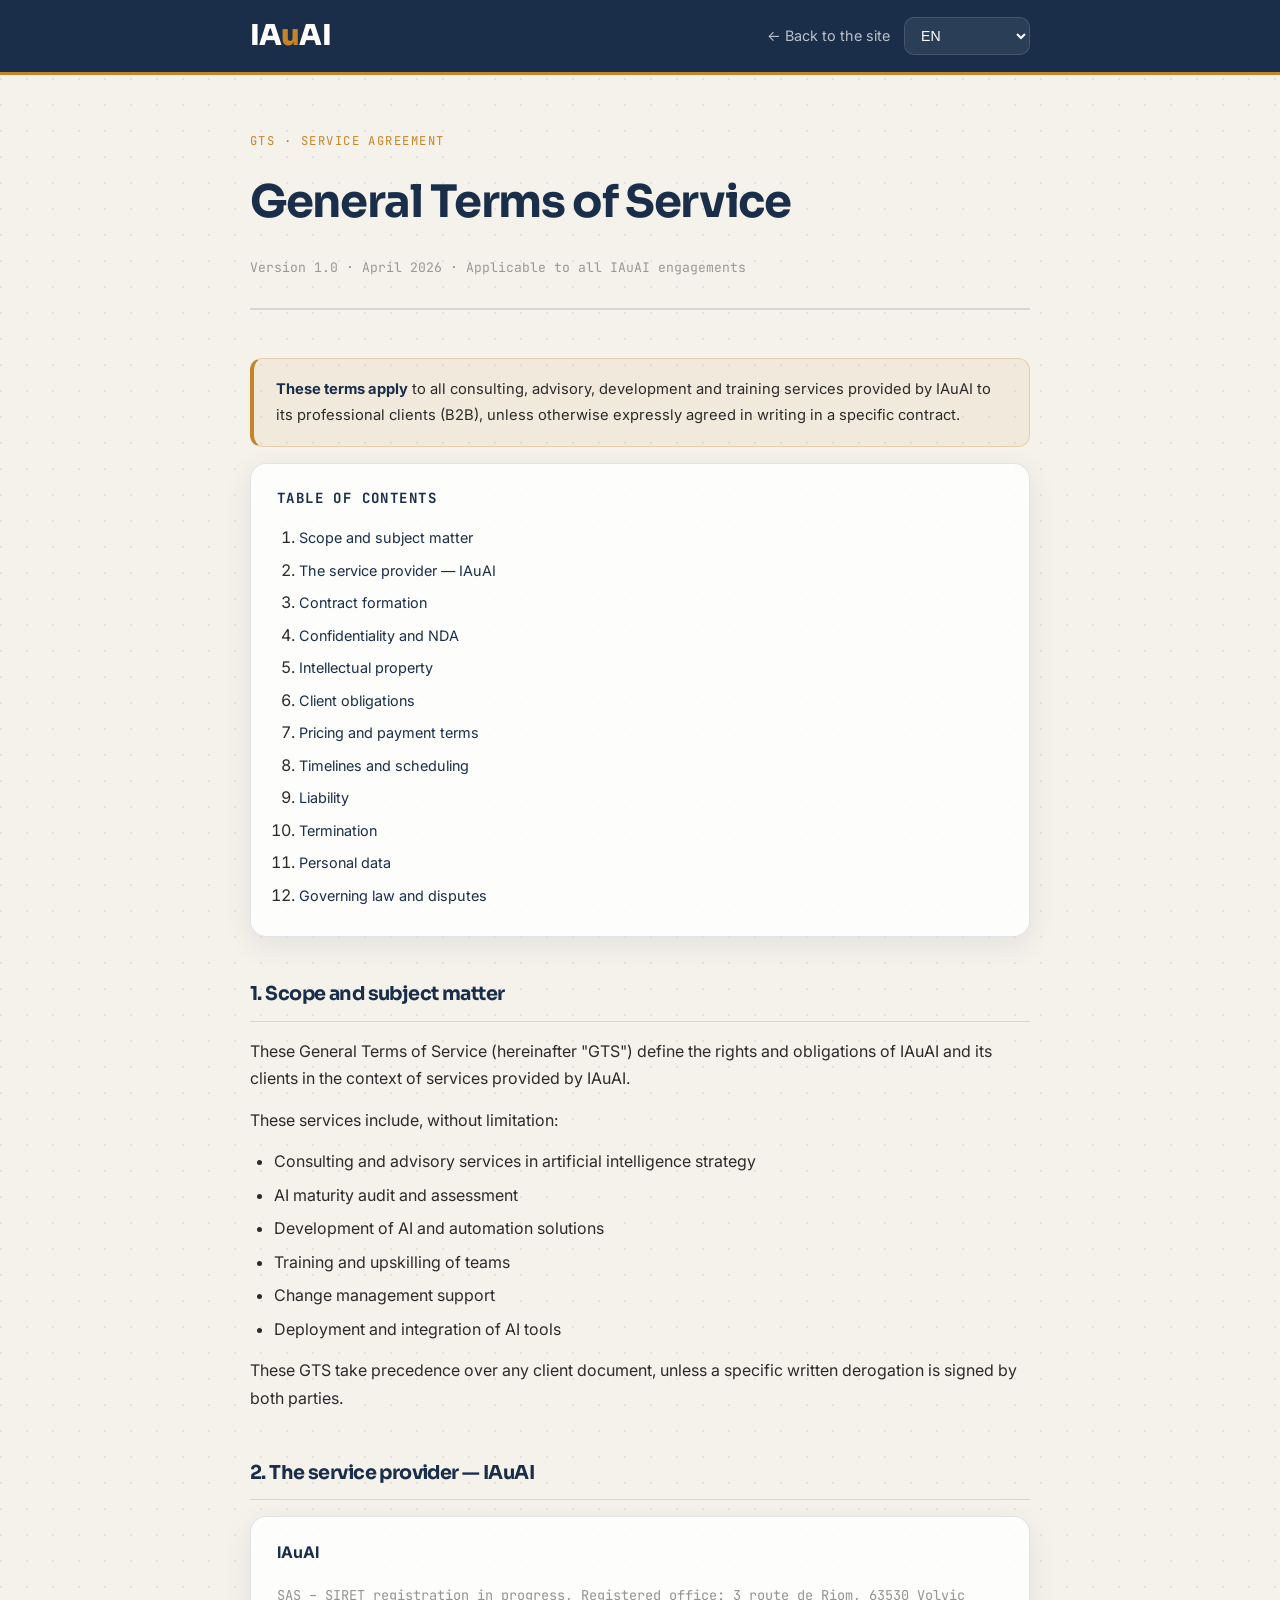
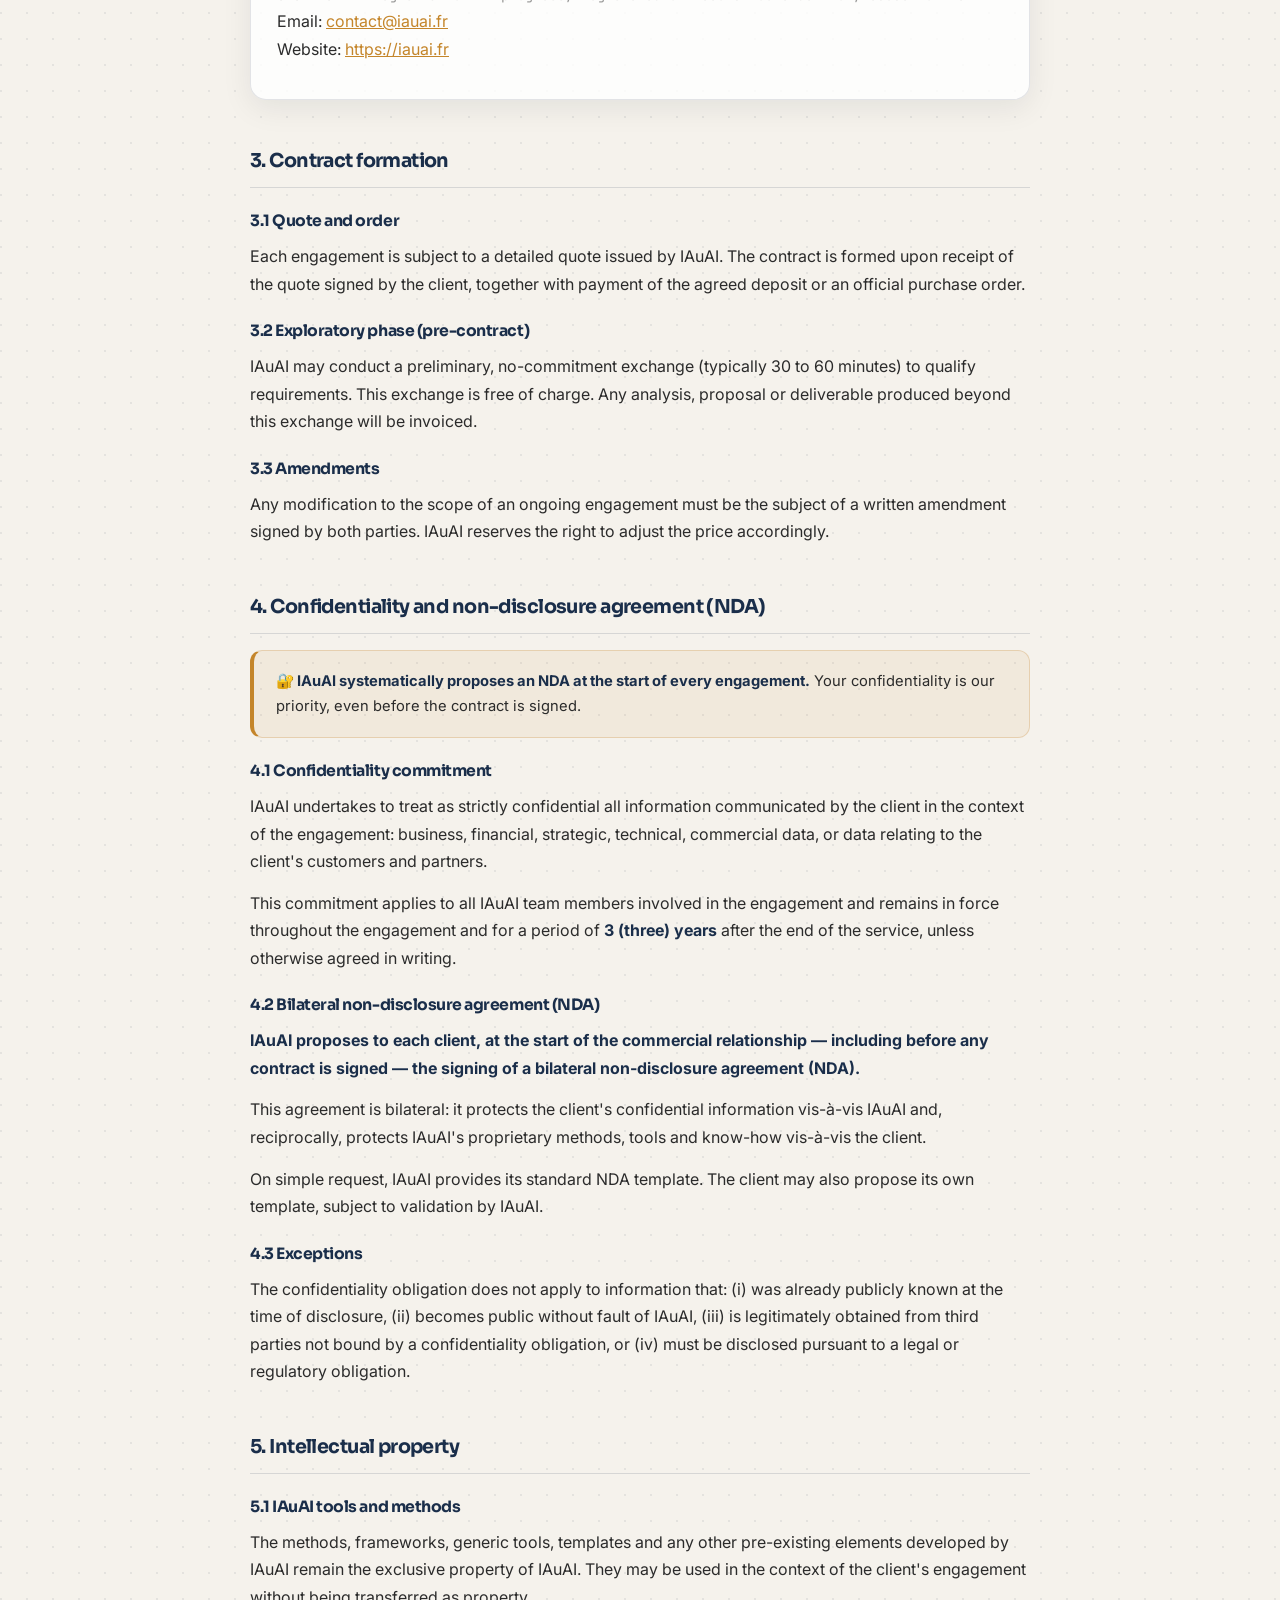
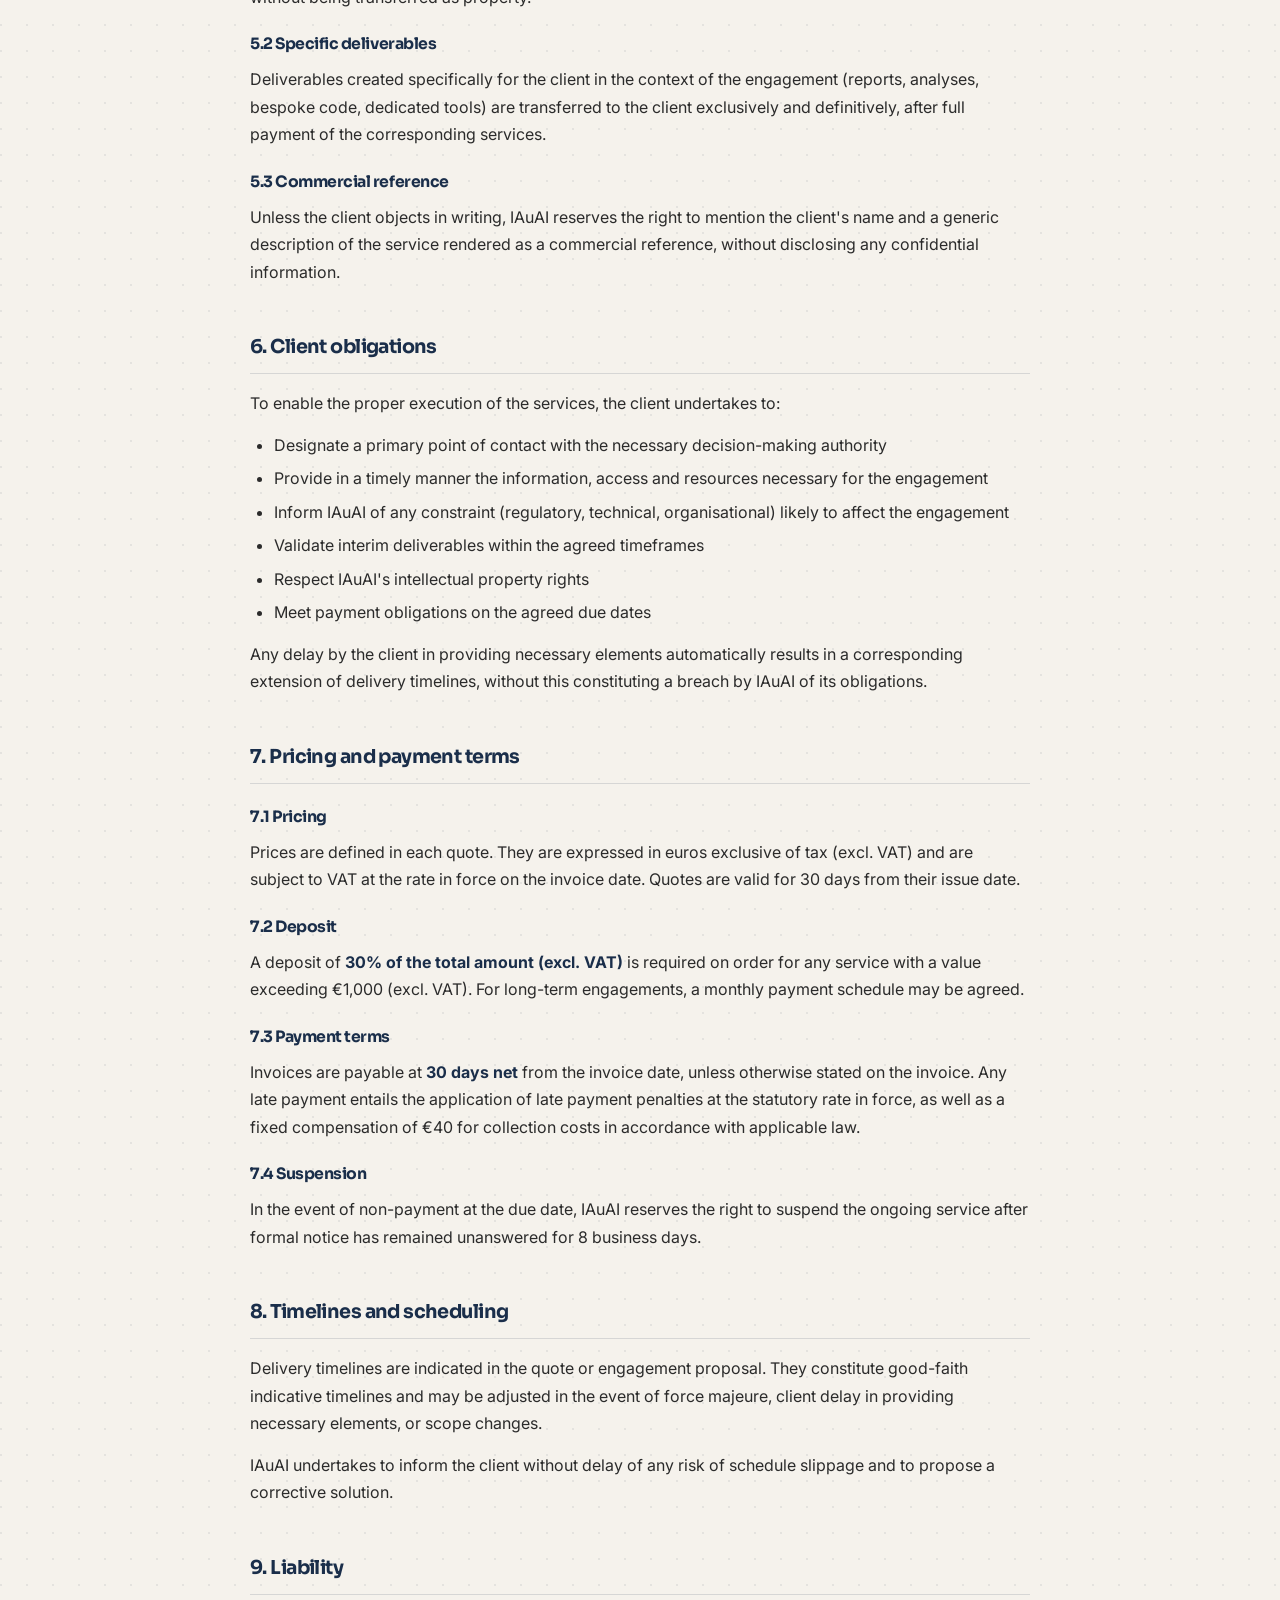
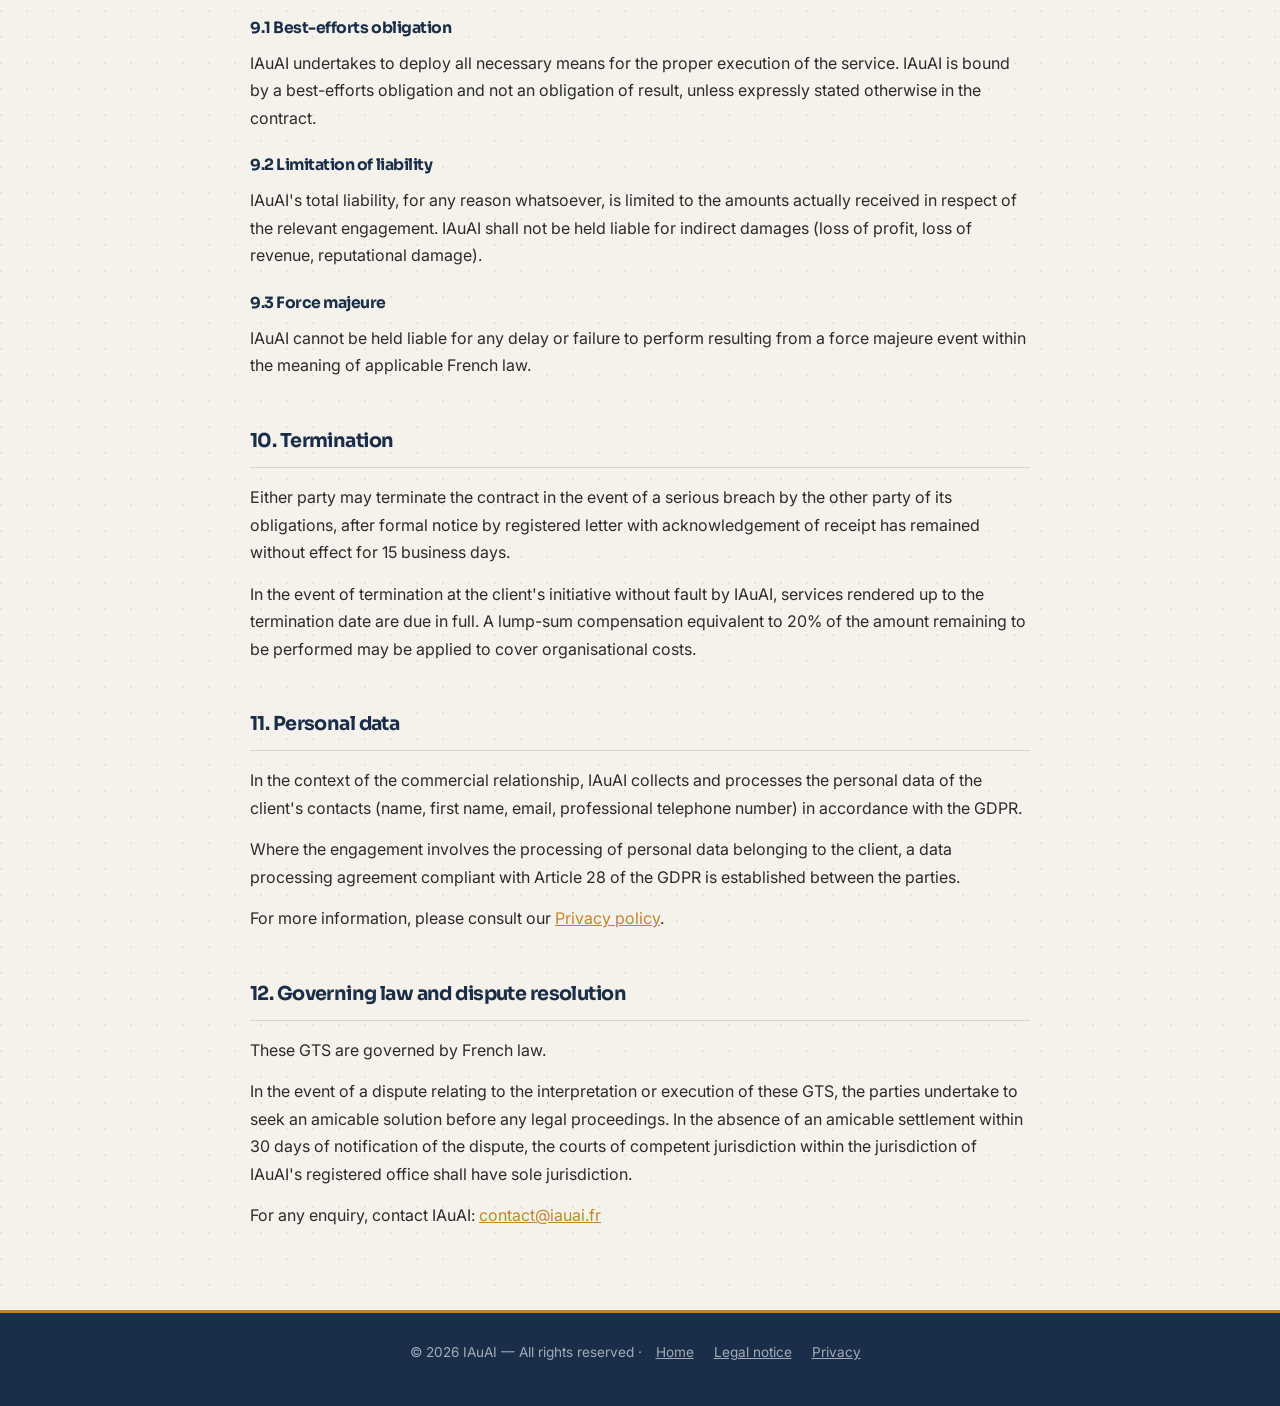
<file: cgv.html>
<!DOCTYPE html>
<html lang="fr">
<head>
  <meta charset="UTF-8" />
  <meta name="viewport" content="width=device-width, initial-scale=1.0" />
  <meta name="robots" content="noindex, follow" />
  <link rel="icon" href="assets/images/ico.ico" type="image/x-icon" />
  <meta name="description" content="Conditions générales de prestation IAuAI." />
  <title>Conditions Générales de Prestation — IAuAI</title>
  <link rel="preconnect" href="https://fonts.googleapis.com" />
  <link rel="preconnect" href="https://fonts.gstatic.com" crossorigin />
  <link href="https://fonts.googleapis.com/css2?family=Sora:wght@600;700;800&family=Inter:wght@400;500;600&family=JetBrains+Mono:wght@400;500&display=swap" rel="stylesheet" />
  <style>
    :root { --navy:#1A2E4A; --ocre:#C4852A; --green:#2D6A4F; --chalk:#F5F2EC; --anthracite:#2B2B2B; --line:rgba(26,46,74,0.14); --shadow:0 20px 60px rgba(12,24,43,0.12); --radius:22px; --max:820px; }
    * { box-sizing:border-box; }
    html { scroll-behavior:smooth; }
    body { margin:0; font-family:Inter,"Segoe UI",Roboto,Arial,sans-serif; color:var(--anthracite); background:radial-gradient(circle at 1px 1px,rgba(26,46,74,0.08) 1px,transparent 0) 0 0/26px 26px,var(--chalk); line-height:1.72; }
    body.rtl { direction:rtl; text-align:right; }
    h1,h2,h3 { font-family:"Sora","Segoe UI",Arial,sans-serif; letter-spacing:-0.03em; }
    p { margin:0 0 14px; }
    ul,ol { margin:0 0 14px; padding-left:24px; }
    li { margin-bottom:6px; }
    a { color:var(--ocre); }
    strong { color:var(--navy); }
    .topbar { background:var(--navy); border-bottom:3px solid var(--ocre); }
    .topbar-inner { max-width:var(--max); margin:0 auto; padding:0 20px; min-height:72px; display:flex; align-items:center; justify-content:space-between; gap:16px; }
    .logo-word { font-family:"Sora",sans-serif; font-size:1.8rem; font-weight:800; color:#fff; letter-spacing:-0.03em; text-decoration:none; }
    .logo-word .u { color:var(--ocre); }
    .nav-shell { display:flex; align-items:center; gap:14px; }
    .back-link { color:rgba(255,255,255,0.7); font-size:0.9rem; text-decoration:none; transition:color 0.2s; }
    .back-link:hover { color:var(--ocre); }
    .lang-select { min-width:126px; padding:9px 12px; border-radius:10px; border:1px solid rgba(255,255,255,0.12); background:rgba(255,255,255,0.08); color:#fff; font-size:0.88rem; }
    .lang-select option { color:var(--anthracite); }
    .page-content { max-width:var(--max); margin:56px auto 80px; padding:0 20px; }
    .page-header { margin-bottom:48px; padding-bottom:28px; border-bottom:2px solid var(--line); }
    .page-label { font-family:"JetBrains Mono",monospace; font-size:0.76rem; color:var(--ocre); text-transform:uppercase; letter-spacing:0.12em; display:block; margin-bottom:12px; }
    .page-header h1 { font-size:clamp(2rem,4vw,2.8rem); color:var(--navy); margin:0 0 12px; }
    .page-header .updated { font-size:0.82rem; color:rgba(43,43,43,0.45); font-family:"JetBrains Mono",monospace; }
    .toc { background:rgba(255,255,255,0.82); border:1px solid rgba(26,46,74,0.12); border-radius:16px; padding:22px 26px; margin-bottom:40px; box-shadow:0 8px 30px rgba(12,24,43,0.08); }
    .toc h3 { font-size:0.88rem; color:var(--navy); margin:0 0 14px; font-family:"JetBrains Mono",monospace; text-transform:uppercase; letter-spacing:0.1em; }
    .toc ol { margin:0; padding-left:22px; }
    .toc li { margin-bottom:5px; }
    .toc a { color:var(--navy); font-size:0.9rem; text-decoration:none; transition:color 0.2s; }
    .toc a:hover { color:var(--ocre); }
    .legal-section { margin-bottom:44px; }
    .legal-section h2 { font-size:1.2rem; color:var(--navy); margin:0 0 16px; padding-bottom:10px; border-bottom:1px solid var(--line); scroll-margin-top:20px; }
    .legal-section h3 { font-size:0.98rem; color:var(--navy); margin:20px 0 8px; }
    .highlight-box { background:rgba(196,133,42,0.08); border:1px solid rgba(196,133,42,0.25); border-left:4px solid var(--ocre); border-radius:12px; padding:18px 22px; margin:16px 0; font-size:0.92rem; }
    .info-card { background:rgba(255,255,255,0.82); border:1px solid rgba(26,46,74,0.12); border-radius:16px; padding:22px 26px; margin-bottom:16px; box-shadow:0 8px 30px rgba(12,24,43,0.08); }
    footer { background:var(--navy); color:rgba(255,255,255,0.6); padding:28px 20px; text-align:center; border-top:3px solid var(--ocre); font-size:0.85rem; }
    footer a { color:rgba(255,255,255,0.6); margin:0 10px; }
    footer a:hover { color:var(--ocre); }
    @media(max-width:600px) { .topbar-inner { flex-wrap:wrap; } .nav-shell { width:100%; justify-content:space-between; } .lang-select { min-width:110px; } }
  </style>
</head>
<body>
  <header class="topbar">
    <div class="topbar-inner">
      <a href="index.html" class="logo-word">IA<span class="u">u</span>AI</a>
      <div class="nav-shell">
        <a href="index.html" class="back-link">← Retour au site</a>
        <select class="lang-select" id="langSelect" aria-label="Choisir la langue">
          <option value="fr">FR</option>
          <option value="en">EN</option>
          <option value="es">ES</option>
          <option value="zh">中文</option>
          <option value="ar">AR</option>
        </select>
      </div>
    </div>
  </header>

  <main class="page-content">
    <div class="page-header">
      <span class="page-label">CGP · Contrat de prestation</span>
      <h1>Conditions Générales de Prestation</h1>
      <span class="updated">Version 1.0 · Avril 2026 · Applicable à toutes les missions IAuAI</span>
    </div>

    <div class="highlight-box">
      <strong>Ces conditions s'appliquent</strong> à toutes les prestations de conseil, accompagnement, développement et formation réalisées par IAuAI pour ses clients professionnels (B2B), sauf dérogation écrite expressément convenue dans un contrat particulier.
    </div>

    <div class="toc">
      <h3>Sommaire</h3>
      <ol>
        <li><a href="#objet">Objet et champ d'application</a></li>
        <li><a href="#prestataire">Le prestataire — IAuAI</a></li>
        <li><a href="#formation-contrat">Formation du contrat</a></li>
        <li><a href="#confidentialite">Confidentialité et NDA</a></li>
        <li><a href="#propriete">Propriété intellectuelle</a></li>
        <li><a href="#obligations-client">Obligations du client</a></li>
        <li><a href="#tarifs-paiement">Tarifs et conditions de paiement</a></li>
        <li><a href="#delais">Délais et planning</a></li>
        <li><a href="#responsabilite">Responsabilité</a></li>
        <li><a href="#resiliation">Résiliation</a></li>
        <li><a href="#donnees">Données personnelles</a></li>
        <li><a href="#droit">Droit applicable et litiges</a></li>
      </ol>
    </div>

    <!-- 1. OBJET -->
    <div class="legal-section" id="objet">
      <h2>1. Objet et champ d'application</h2>
      <p>
        Les présentes Conditions Générales de Prestation (ci-après « CGP ») définissent les droits et obligations d'IAuAI et de ses clients dans le cadre des prestations de services réalisées par IAuAI.
      </p>
      <p>
        Ces prestations comprennent notamment, sans que cette liste soit limitative :
      </p>
      <ul>
        <li>Conseil et accompagnement en stratégie d'intelligence artificielle</li>
        <li>Audit et diagnostic de maturité IA</li>
        <li>Développement de solutions IA et d'automatisation</li>
        <li>Formation et montée en compétences des équipes</li>
        <li>Accompagnement à la conduite du changement</li>
        <li>Déploiement et intégration d'outils IA</li>
      </ul>
      <p>
        Les présentes CGP prévalent sur tout document du client, sauf accord dérogatoire écrit et signé par les deux parties.
      </p>
    </div>

    <!-- 2. PRESTATAIRE -->
    <div class="legal-section" id="prestataire">
      <h2>2. Le prestataire — IAuAI</h2>
      <div class="info-card">
        <p><strong>IAuAI</strong></p>
        <p>
          <span style="font-family:'JetBrains Mono',monospace;font-size:0.85rem;color:rgba(43,43,43,0.5)">SAS – SIRET en cours d’immatriculation, 
          Siège social : 3 route de Riom, 63530 Volvic</span><br />
          Email : <a href="mailto:contact@iauai.fr">contact@iauai.fr</a><br />
          Site : <a href="https://iauai.fr">https://iauai.fr</a>
        </p>
      </div>
    </div>

    <!-- 3. FORMATION DU CONTRAT -->
    <div class="legal-section" id="formation-contrat">
      <h2>3. Formation du contrat</h2>

      <h3>3.1 Devis et commande</h3>
      <p>
        Toute prestation fait l'objet d'un devis détaillé établi par IAuAI. Le contrat est formé à la réception du devis signé par le client, accompagné du règlement de l'acompte convenu ou d'un bon de commande officiel.
      </p>

      <h3>3.2 Phase d'exploration (avant contrat)</h3>
      <p>
        IAuAI peut réaliser un échange préliminaire sans engagement (généralement 30 à 60 minutes) pour qualifier les besoins. Cet échange est gratuit. Toute analyse, proposition ou livrable produit au-delà de cet échange fait l'objet d'une facturation.
      </p>

      <h3>3.3 Modifications</h3>
      <p>
        Toute modification du périmètre de la mission en cours d'exécution doit faire l'objet d'un avenant écrit signé par les deux parties. IAuAI se réserve le droit d'ajuster le tarif en conséquence.
      </p>
    </div>

    <!-- 4. CONFIDENTIALITÉ ET NDA -->
    <div class="legal-section" id="confidentialite">
      <h2>4. Confidentialité et accord de non-divulgation (NDA)</h2>

      <div class="highlight-box">
        <strong>🔐 IAuAI propose systématiquement un NDA dès le début de chaque mission.</strong> Votre confidentialité est notre priorité, avant même la signature du contrat.
      </div>

      <h3>4.1 Engagement de confidentialité</h3>
      <p>
        IAuAI s'engage à traiter comme strictement confidentielles toutes les informations communiquées par le client dans le cadre de la mission : données métier, financières, stratégiques, techniques, commerciales, ou relatives à ses clients et partenaires.
      </p>
      <p>
        Cet engagement s'applique à l'ensemble des membres de l'équipe IAuAI impliqués dans la mission et perdure pendant toute la durée de la mission ainsi que pendant une période de <strong>3 (trois) ans</strong> à compter de la fin de la prestation, sauf accord contraire écrit.
      </p>

      <h3>4.2 Accord de confidentialité bilatéral (NDA)</h3>
      <p>
        <strong>IAuAI propose à chaque client, dès le début de la relation commerciale — y compris avant tout contrat signé —, la signature d'un accord de confidentialité bilatéral (NDA).</strong>
      </p>
      <p>
        Cet accord est bilatéral : il protège les informations confidentielles du client vis-à-vis d'IAuAI et, réciproquement, protège les méthodes, outils et savoir-faire propriétaires d'IAuAI vis-à-vis du client.
      </p>
      <p>
        Sur simple demande, IAuAI communique son modèle de NDA standard. Le client peut également proposer son propre modèle, sous réserve de validation par IAuAI.
      </p>

      <h3>4.3 Exceptions</h3>
      <p>
        L'obligation de confidentialité ne s'applique pas aux informations qui : (i) étaient déjà publiquement connues au moment de leur divulgation, (ii) deviennent publiques sans faute d'IAuAI, (iii) sont obtenues légitimement de tiers non liés par une obligation de confidentialité, ou (iv) doivent être divulguées en vertu d'une obligation légale ou réglementaire.
      </p>
    </div>

    <!-- 5. PROPRIÉTÉ INTELLECTUELLE -->
    <div class="legal-section" id="propriete">
      <h2>5. Propriété intellectuelle</h2>

      <h3>5.1 Outils et méthodes d'IAuAI</h3>
      <p>
        Les méthodes, frameworks, outils génériques, templates et tout autre élément préexistant développé par IAuAI restent la propriété exclusive d'IAuAI. Ils peuvent être utilisés dans le cadre de la mission du client sans être transmis à titre de propriété.
      </p>

      <h3>5.2 Livrables spécifiques</h3>
      <p>
        Les livrables créés spécifiquement pour le client dans le cadre de la mission (rapports, analyses, code sur-mesure, outils dédiés) sont cédés au client à titre exclusif et définitif, après règlement intégral des prestations correspondantes.
      </p>

      <h3>5.3 Référence commerciale</h3>
      <p>
        Sauf opposition écrite du client, IAuAI se réserve le droit de mentionner le nom du client et une description générique de la prestation réalisée à titre de référence commerciale, sans divulguer d'informations confidentielles.
      </p>
    </div>

    <!-- 6. OBLIGATIONS CLIENT -->
    <div class="legal-section" id="obligations-client">
      <h2>6. Obligations du client</h2>
      <p>Pour permettre la bonne exécution des prestations, le client s'engage à :</p>
      <ul>
        <li>Désigner un interlocuteur référent disposant des pouvoirs de décision nécessaires</li>
        <li>Fournir en temps utile les informations, accès et ressources nécessaires à la réalisation de la mission</li>
        <li>Informer IAuAI de toute contrainte (réglementaire, technique, organisationnelle) susceptible d'affecter la mission</li>
        <li>Valider les livrables intermédiaires dans les délais convenus</li>
        <li>Respecter les droits de propriété intellectuelle d'IAuAI</li>
        <li>S'acquitter des paiements aux échéances convenues</li>
      </ul>
      <p>
        Tout retard dans la fourniture des éléments nécessaires de la part du client entraîne de plein droit un report des délais de livraison, sans que cela constitue un manquement d'IAuAI à ses obligations.
      </p>
    </div>

    <!-- 7. TARIFS ET PAIEMENT -->
    <div class="legal-section" id="tarifs-paiement">
      <h2>7. Tarifs et conditions de paiement</h2>

      <h3>7.1 Tarifs</h3>
      <p>
        Les tarifs sont définis dans chaque devis. Ils sont exprimés en euros hors taxes (HT) et sont soumis à la TVA au taux en vigueur à la date de facturation. Les devis sont valables 30 jours à compter de leur date d'émission.
      </p>

      <h3>7.2 Acompte</h3>
      <p>
        Un acompte de <strong>30% du montant total HT</strong> est requis à la commande pour toute prestation d'un montant supérieur à 1 000 € HT. Pour les missions de longue durée, un échéancier mensuel peut être convenu.
      </p>

      <h3>7.3 Délais de paiement</h3>
      <p>
        Les factures sont payables à <strong>30 jours nets</strong> à compter de la date d'émission, sauf mention contraire sur la facture. Tout retard de paiement entraîne l'application de pénalités de retard au taux légal en vigueur, ainsi qu'une indemnité forfaitaire pour frais de recouvrement de 40 € conformément à la loi.
      </p>

      <h3>7.4 Suspension</h3>
      <p>
        En cas de non-paiement à l'échéance, IAuAI se réserve le droit de suspendre la prestation en cours après mise en demeure restée sans effet pendant 8 jours ouvrés.
      </p>
    </div>

    <!-- 8. DÉLAIS -->
    <div class="legal-section" id="delais">
      <h2>8. Délais et planning</h2>
      <p>
        Les délais de réalisation sont indiqués dans le devis ou la proposition de mission. Ils constituent des délais indicatifs de bonne foi et peuvent être ajustés en cas de force majeure, de retard client dans la fourniture d'éléments nécessaires, ou de modification du périmètre.
      </p>
      <p>
        IAuAI s'engage à informer le client sans délai de tout risque de dérapage planning et de proposer une solution corrective.
      </p>
    </div>

    <!-- 9. RESPONSABILITÉ -->
    <div class="legal-section" id="responsabilite">
      <h2>9. Responsabilité</h2>

      <h3>9.1 Obligation de moyens</h3>
      <p>
        IAuAI s'engage à mettre en œuvre tous les moyens nécessaires à la bonne réalisation de la prestation. IAuAI est soumise à une obligation de moyens et non de résultat, sauf clause expresse contraire dans le contrat.
      </p>

      <h3>9.2 Limitation de responsabilité</h3>
      <p>
        La responsabilité totale d'IAuAI, pour quelque cause que ce soit, est limitée au montant des sommes effectivement perçues au titre de la mission concernée. IAuAI ne saurait être tenue responsable des dommages indirects (manque à gagner, perte de chiffre d'affaires, préjudice d'image).
      </p>

      <h3>9.3 Force majeure</h3>
      <p>
        IAuAI ne peut être tenu responsable d'un retard ou d'un défaut d'exécution résultant d'un cas de force majeure au sens de l'article 1218 du Code civil.
      </p>
    </div>

    <!-- 10. RÉSILIATION -->
    <div class="legal-section" id="resiliation">
      <h2>10. Résiliation</h2>
      <p>
        Chaque partie peut résilier le contrat en cas de manquement grave de l'autre partie à ses obligations, après mise en demeure par lettre recommandée avec accusé de réception restée sans effet pendant 15 jours ouvrés.
      </p>
      <p>
        En cas de résiliation à l'initiative du client sans faute d'IAuAI, les prestations réalisées jusqu'à la date de résiliation sont dues intégralement. Un dédommagement forfaitaire équivalent à 20% du montant restant à exécuter peut être appliqué pour compenser les coûts d'organisation.
      </p>
    </div>

    <!-- 11. DONNÉES PERSONNELLES -->
    <div class="legal-section" id="donnees">
      <h2>11. Données personnelles</h2>
      <p>
        Dans le cadre de la relation commerciale, IAuAI collecte et traite les données personnelles des contacts du client (nom, prénom, email, téléphone professionnel) conformément au RGPD.
      </p>
      <p>
        Lorsque la mission implique le traitement de données personnelles appartenant au client, une convention de sous-traitance des données personnelles conforme à l'article 28 du RGPD est établie entre les parties.
      </p>
      <p>
        Pour plus d'informations, consultez notre <a href="politique-confidentialite.html">Politique de confidentialité</a>.
      </p>
    </div>

    <!-- 12. DROIT APPLICABLE -->
    <div class="legal-section" id="droit">
      <h2>12. Droit applicable et résolution des litiges</h2>
      <p>
        Les présentes CGP sont soumises au droit français.
      </p>
      <p>
        En cas de litige relatif à l'interprétation ou à l'exécution des présentes CGP, les parties s'engagent à rechercher une solution amiable avant tout recours judiciaire. À défaut de règlement amiable dans un délai de 30 jours à compter de la notification du litige, les tribunaux compétents du ressort du siège social d'IAuAI seront seuls compétents.
      </p>
      <p>
        Pour tout renseignement, contactez IAuAI : <a href="mailto:contact@iauai.fr">contact@iauai.fr</a>
      </p>
    </div>
  </main>

  <footer>
    <p>
      © 2026 IAuAI — Tous droits réservés ·
      <a href="index.html">Accueil</a>
      <a href="mentions-legales.html">Mentions légales</a>
      <a href="politique-confidentialite.html">Confidentialité</a>
    </p>
  </footer>
  <script src="assets/legal-pages-i18n.js"></script>
</body>
</html>
</file>
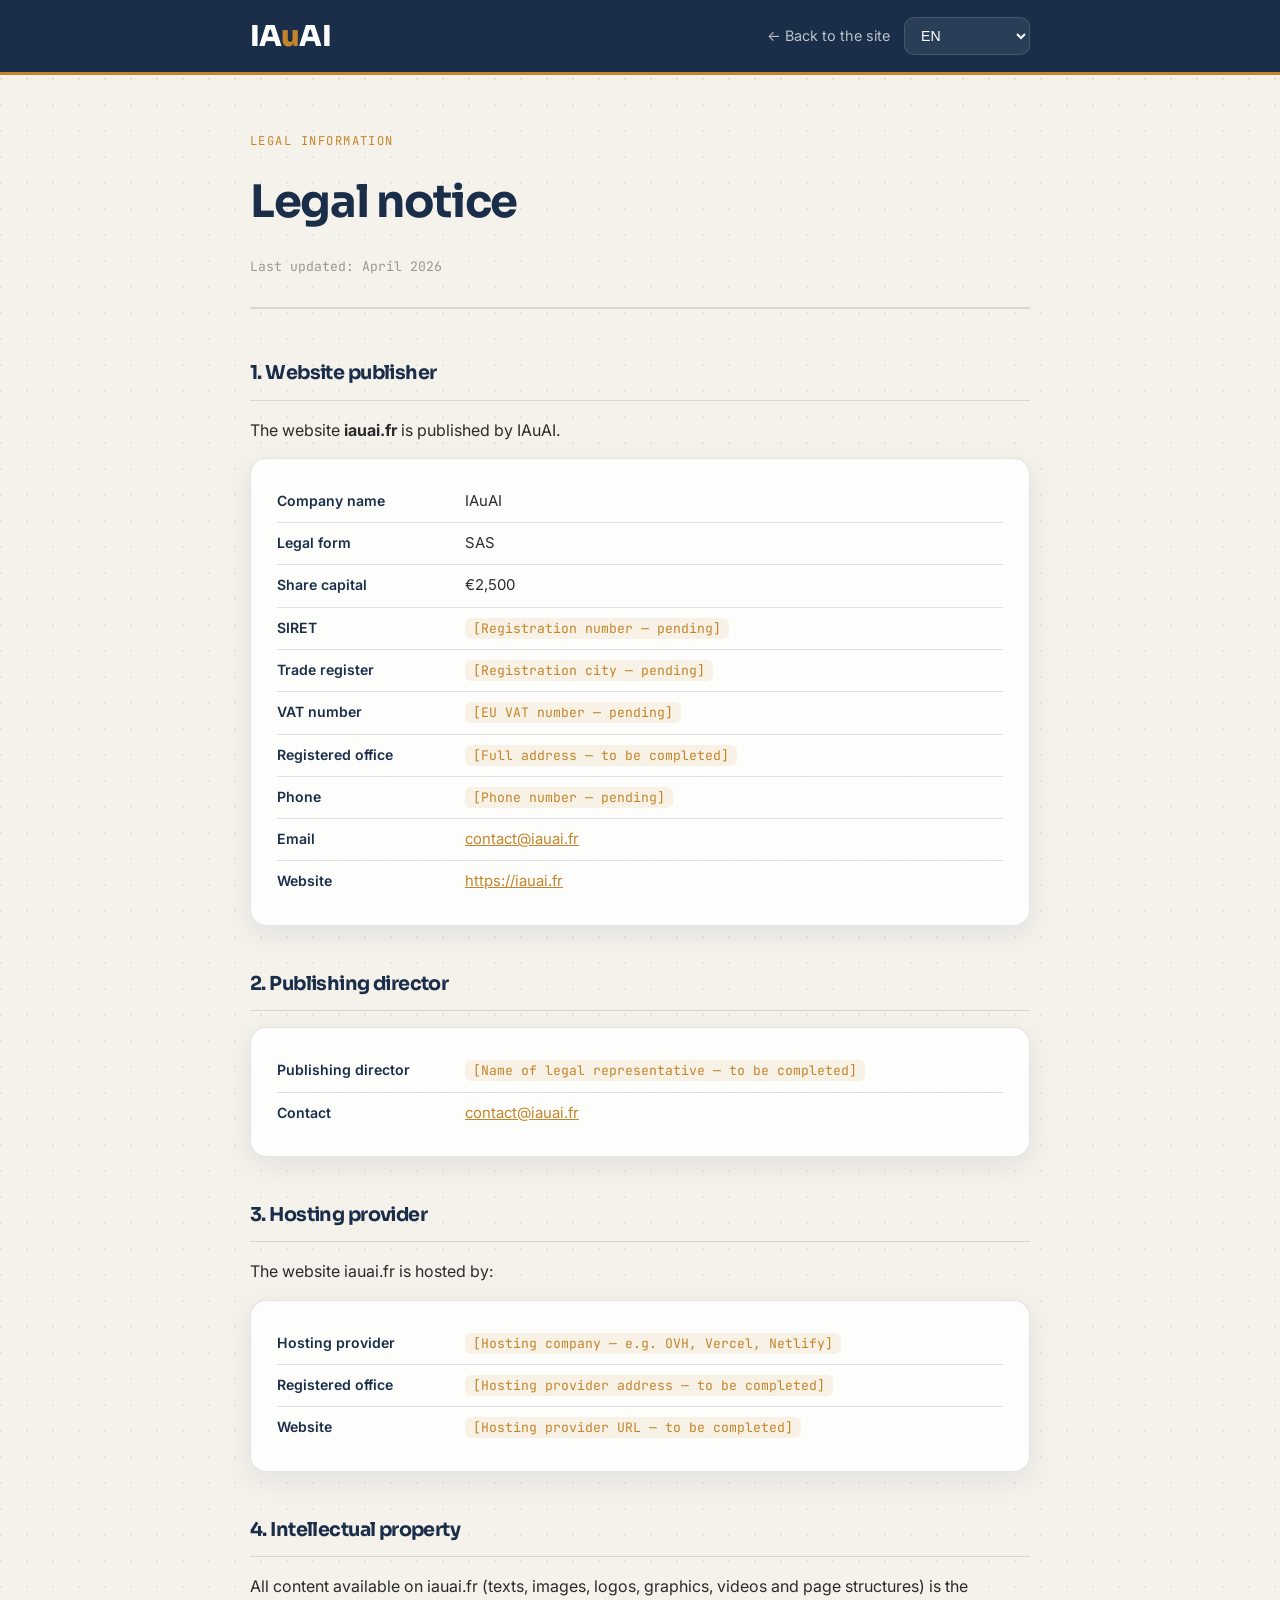
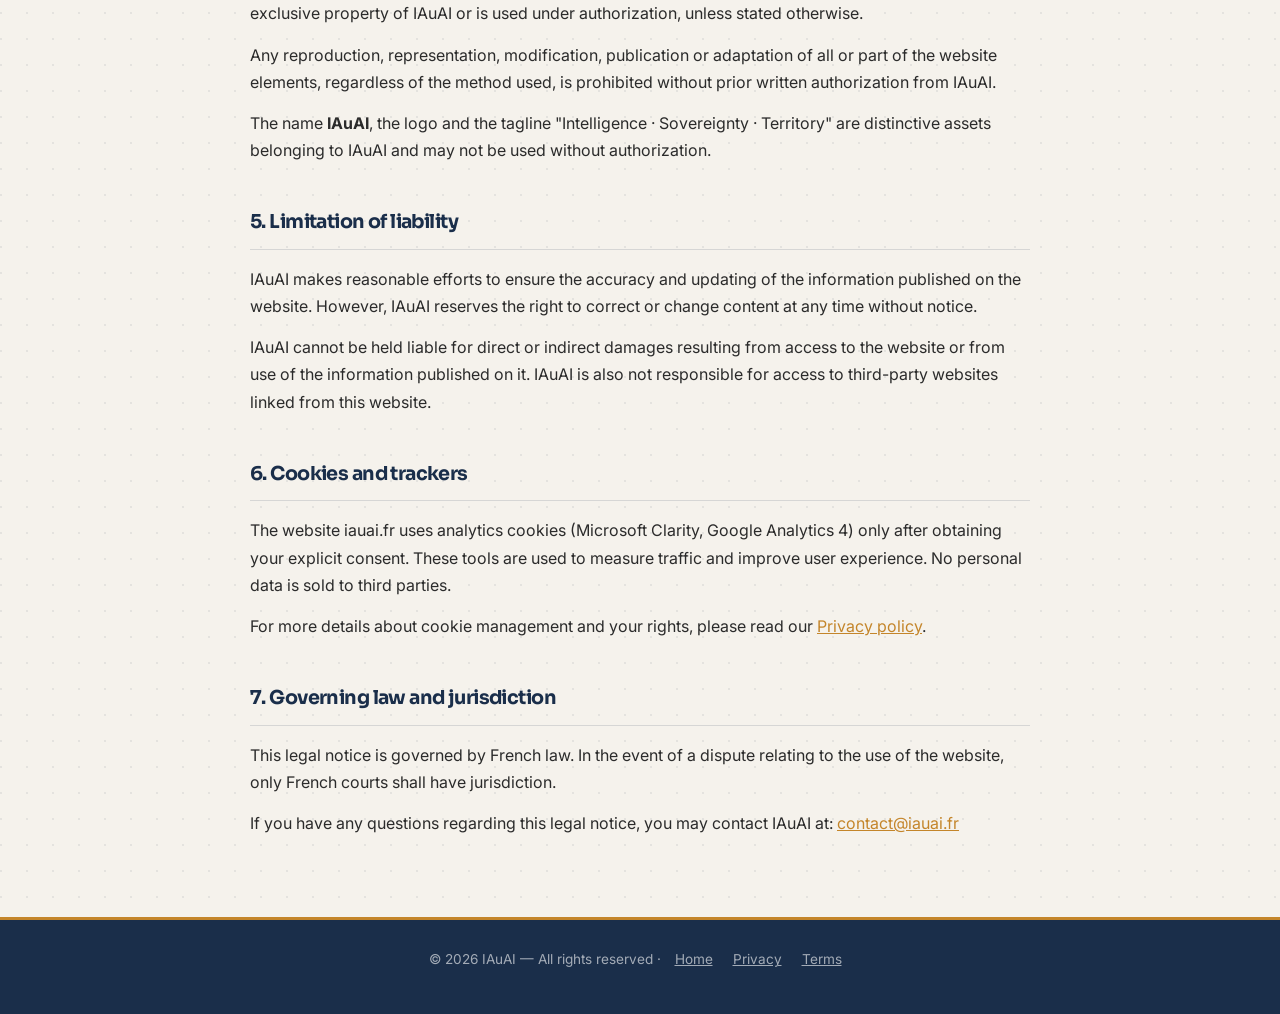
<file: mentions-legales.html>
<!DOCTYPE html>
<html lang="fr">
<head>
  <meta charset="UTF-8" />
  <meta name="viewport" content="width=device-width, initial-scale=1.0" />
  <meta name="robots" content="noindex, follow" />
  <link rel="icon" href="assets/images/ico.ico" type="image/x-icon" />
  <meta name="description" content="Mentions légales IAuAI." />
  <title>Mentions légales — IAuAI</title>
  <link rel="preconnect" href="https://fonts.googleapis.com" />
  <link rel="preconnect" href="https://fonts.gstatic.com" crossorigin />
  <link href="https://fonts.googleapis.com/css2?family=Sora:wght@600;700;800&family=Inter:wght@400;500;600&family=JetBrains+Mono:wght@400;500&display=swap" rel="stylesheet" />
  <style>
    :root { --navy:#1A2E4A; --ocre:#C4852A; --green:#2D6A4F; --chalk:#F5F2EC; --anthracite:#2B2B2B; --line:rgba(26,46,74,0.14); --shadow:0 20px 60px rgba(12,24,43,0.12); --radius:22px; --max:820px; }
    * { box-sizing:border-box; }
    html { scroll-behavior:smooth; }
    body { margin:0; font-family:Inter,"Segoe UI",Roboto,Arial,sans-serif; color:var(--anthracite); background:radial-gradient(circle at 1px 1px,rgba(26,46,74,0.08) 1px,transparent 0) 0 0/26px 26px,var(--chalk); line-height:1.7; }
    body.rtl { direction:rtl; text-align:right; }
    h1,h2,h3 { font-family:"Sora","Segoe UI",Arial,sans-serif; letter-spacing:-0.03em; }
    p { margin:0 0 14px; }
    a { color:var(--ocre); }
    .topbar { background:var(--navy); border-bottom:3px solid var(--ocre); }
    .topbar-inner { max-width:var(--max); margin:0 auto; padding:0 20px; min-height:72px; display:flex; align-items:center; justify-content:space-between; gap:16px; }
    .logo-word { font-family:"Sora",sans-serif; font-size:1.8rem; font-weight:800; color:#fff; letter-spacing:-0.03em; text-decoration:none; }
    .logo-word .u { color:var(--ocre); }
    .nav-shell { display:flex; align-items:center; gap:14px; }
    .back-link { color:rgba(255,255,255,0.7); font-size:0.9rem; text-decoration:none; transition:color 0.2s; }
    .back-link:hover { color:var(--ocre); }
    .lang-select { min-width:126px; padding:9px 12px; border-radius:10px; border:1px solid rgba(255,255,255,0.12); background:rgba(255,255,255,0.08); color:#fff; font-size:0.88rem; }
    .lang-select option { color:var(--anthracite); }
    .page-content { max-width:var(--max); margin:56px auto 80px; padding:0 20px; }
    .page-header { margin-bottom:48px; padding-bottom:28px; border-bottom:2px solid var(--line); }
    .page-label { font-family:"JetBrains Mono",monospace; font-size:0.76rem; color:var(--ocre); text-transform:uppercase; letter-spacing:0.12em; display:block; margin-bottom:12px; }
    .page-header h1 { font-size:clamp(2rem,4vw,2.8rem); color:var(--navy); margin:0 0 12px; }
    .page-header .updated { font-size:0.82rem; color:rgba(43,43,43,0.45); font-family:"JetBrains Mono",monospace; }
    .legal-section { margin-bottom:42px; }
    .legal-section h2 { font-size:1.2rem; color:var(--navy); margin:0 0 16px; padding-bottom:10px; border-bottom:1px solid var(--line); }
    .legal-section h3 { font-size:1rem; color:var(--navy); margin:20px 0 8px; }
    .info-card { background:rgba(255,255,255,0.82); border:1px solid rgba(26,46,74,0.12); border-radius:16px; padding:22px 26px; margin-bottom:16px; box-shadow:0 8px 30px rgba(12,24,43,0.08); }
    .info-row { display:grid; grid-template-columns:180px 1fr; gap:8px; padding:8px 0; border-bottom:1px solid var(--line); font-size:0.93rem; }
    .info-row:last-child { border-bottom:none; }
    .info-label { font-weight:600; color:var(--navy); font-size:0.88rem; }
    .info-val { color:var(--anthracite); }
    .placeholder { background:rgba(196,133,42,0.1); border-radius:6px; padding:2px 8px; font-family:"JetBrains Mono",monospace; font-size:0.82rem; color:var(--ocre); }
    footer { background:var(--navy); color:rgba(255,255,255,0.6); padding:28px 20px; text-align:center; border-top:3px solid var(--ocre); font-size:0.85rem; }
    footer a { color:rgba(255,255,255,0.6); margin:0 10px; }
    footer a:hover { color:var(--ocre); }
    @media(max-width:600px) { .info-row { grid-template-columns:1fr; } .topbar-inner { flex-wrap:wrap; } .nav-shell { width:100%; justify-content:space-between; } .lang-select { min-width:110px; } }
  </style>
</head>
<body>
  <header class="topbar">
    <div class="topbar-inner">
      <a href="index.html" class="logo-word">IA<span class="u">u</span>AI</a>
      <div class="nav-shell">
        <a href="index.html" class="back-link">← Retour au site</a>
        <select class="lang-select" id="langSelect" aria-label="Choisir la langue">
          <option value="fr">FR</option>
          <option value="en">EN</option>
          <option value="es">ES</option>
          <option value="zh">中文</option>
          <option value="ar">AR</option>
        </select>
      </div>
    </div>
  </header>

  <main class="page-content">
    <div class="page-header">
      <span class="page-label">Informations légales</span>
      <h1>Mentions légales</h1>
      <span class="updated">Dernière mise à jour : avril 2026</span>
    </div>

    <!-- ÉDITEUR -->
    <div class="legal-section">
      <h2>1. Éditeur du site</h2>
      <p>Le site <strong>iauai.fr</strong> est édité par la société IAuAI.</p>
      <div class="info-card">
        <div class="info-row"><span class="info-label">Raison sociale</span><span class="info-val">IAuAI</span></div>
        <div class="info-row"><span class="info-label">Forme juridique</span><span class="info-val">SAS</span></div>
        <div class="info-row"><span class="info-label">Capital social</span><span class="info-val">2 500 €</span></div>
        <div class="info-row"><span class="info-label">SIRET</span><span class="info-val"><span class="placeholder">[Numéro SIRET — en cours]</span></span></div>
        <div class="info-row"><span class="info-label">RCS</span><span class="info-val"><span class="placeholder">[Ville d'immatriculation — en cours]</span></span></div>
        <div class="info-row"><span class="info-label">N° TVA intracommunautaire</span><span class="info-val"><span class="placeholder">[FR XX XXX XXX XXX — en cours]</span></span></div>
        <div class="info-row"><span class="info-label">Siège social</span><span class="info-val"><span class="placeholder">[Adresse complète — à compléter]</span></span></div>
        <div class="info-row"><span class="info-label">Téléphone</span><span class="info-val"><span class="placeholder">[Numéro de téléphone — en cours]</span></span></div>
        <div class="info-row"><span class="info-label">Email</span><span class="info-val"><a href="mailto:contact@iauai.fr">contact@iauai.fr</a></span></div>
        <div class="info-row"><span class="info-label">Site web</span><span class="info-val"><a href="https://iauai.fr">https://iauai.fr</a></span></div>
      </div>
    </div>

    <!-- DIRECTEUR DE PUBLICATION -->
    <div class="legal-section">
      <h2>2. Directeur de la publication</h2>
      <div class="info-card">
        <div class="info-row"><span class="info-label">Directeur de publication</span><span class="info-val"><span class="placeholder">[Nom du responsable légal — à compléter]</span></span></div>
        <div class="info-row"><span class="info-label">Contact</span><span class="info-val"><a href="mailto:contact@iauai.fr">contact@iauai.fr</a></span></div>
      </div>
    </div>

    <!-- HÉBERGEUR -->
    <div class="legal-section">
      <h2>3. Hébergeur du site</h2>
      <p>Le site iauai.fr est hébergé par :</p>
      <div class="info-card">
        <div class="info-row"><span class="info-label">Hébergeur</span><span class="info-val"><span class="placeholder">[Nom de l'hébergeur — ex : OVH, Vercel, Netlify…]</span></span></div>
        <div class="info-row"><span class="info-label">Siège social</span><span class="info-val"><span class="placeholder">[Adresse de l'hébergeur — à compléter]</span></span></div>
        <div class="info-row"><span class="info-label">Site web</span><span class="info-val"><span class="placeholder">[URL de l'hébergeur — à compléter]</span></span></div>
      </div>
    </div>

    <!-- PROPRIÉTÉ INTELLECTUELLE -->
    <div class="legal-section">
      <h2>4. Propriété intellectuelle</h2>
      <p>
        L'ensemble des contenus présents sur le site iauai.fr (textes, images, logos, graphismes, vidéos, structures de pages) est la propriété exclusive d'IAuAI ou fait l'objet d'une autorisation d'utilisation accordée à IAuAI, sauf mention contraire.
      </p>
      <p>
        Toute reproduction, représentation, modification, publication, adaptation, totale ou partielle des éléments du site, quel que soit le moyen ou le procédé utilisé, est interdite sans l'autorisation écrite préalable d'IAuAI. Toute exploitation non autorisée du site ou de l'un quelconque des éléments qu'il contient sera considérée comme constitutive d'une contrefaçon et poursuivie conformément aux dispositions des articles L.335-2 et suivants du Code de Propriété Intellectuelle.
      </p>
      <p>
        Le nom <strong>IAuAI</strong>, le logo et la baseline « Intelligence · Souveraineté · Territoire » sont des éléments distinctifs appartenant à IAuAI et ne peuvent être utilisés sans autorisation.
      </p>
    </div>

    <!-- RESPONSABILITÉ -->
    <div class="legal-section">
      <h2>5. Limitation de responsabilité</h2>
      <p>
        IAuAI s'efforce d'assurer l'exactitude et la mise à jour des informations diffusées sur le site. IAuAI se réserve toutefois le droit de corriger ou de modifier à tout moment les contenus, sans préavis.
      </p>
      <p>
        IAuAI ne peut être tenu responsable des dommages directs ou indirects résultant de l'accès au site ou de l'utilisation des informations qui y figurent. IAuAI ne saurait également être responsable de l'accès aux sites tiers dont les liens sont présents sur le site.
      </p>
    </div>

    <!-- COOKIES -->
    <div class="legal-section">
      <h2>6. Cookies et traceurs</h2>
      <p>
        Le site iauai.fr utilise des cookies analytiques (Microsoft Clarity, Google Analytics 4) uniquement après obtention de votre consentement explicite. Ces outils permettent de mesurer l'audience et d'améliorer l'expérience utilisateur. Aucune donnée personnelle n'est vendue à des tiers.
      </p>
      <p>
        Pour en savoir plus sur notre gestion des cookies et vos droits, consultez notre <a href="politique-confidentialite.html">Politique de confidentialité</a>.
      </p>
    </div>

    <!-- DROIT APPLICABLE -->
    <div class="legal-section">
      <h2>7. Droit applicable et juridiction</h2>
      <p>
        Les présentes mentions légales sont soumises au droit français. En cas de litige relatif à l'utilisation du site, les tribunaux français seront seuls compétents.
      </p>
      <p>
        Pour toute question relative aux présentes mentions légales, vous pouvez contacter IAuAI à l'adresse suivante : <a href="mailto:contact@iauai.fr">contact@iauai.fr</a>
      </p>
    </div>
  </main>

  <footer>
    <p>
      © 2026 IAuAI — Tous droits réservés ·
      <a href="index.html">Accueil</a>
      <a href="politique-confidentialite.html">Confidentialité</a>
      <a href="cgv.html">CGV</a>
    </p>
  </footer>
  <script src="assets/legal-pages-i18n.js"></script>
</body>
</html>
</file>
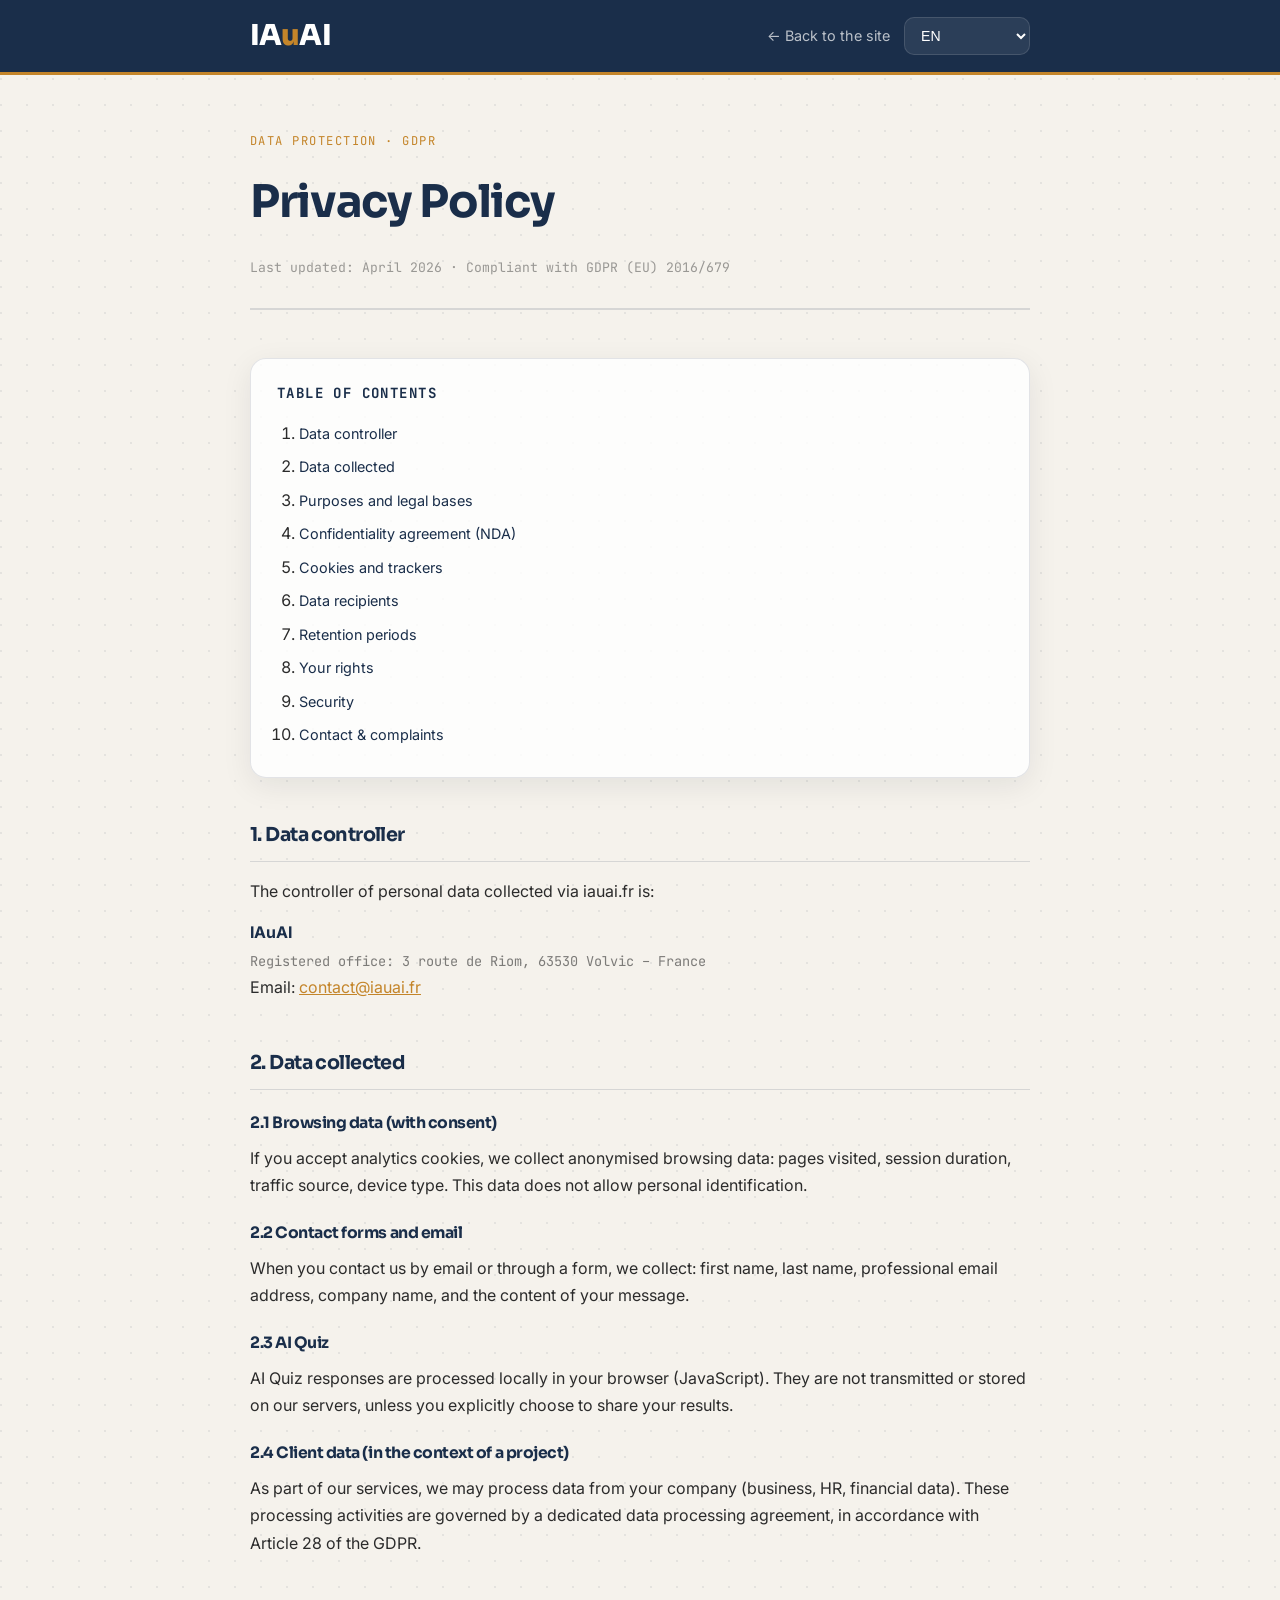
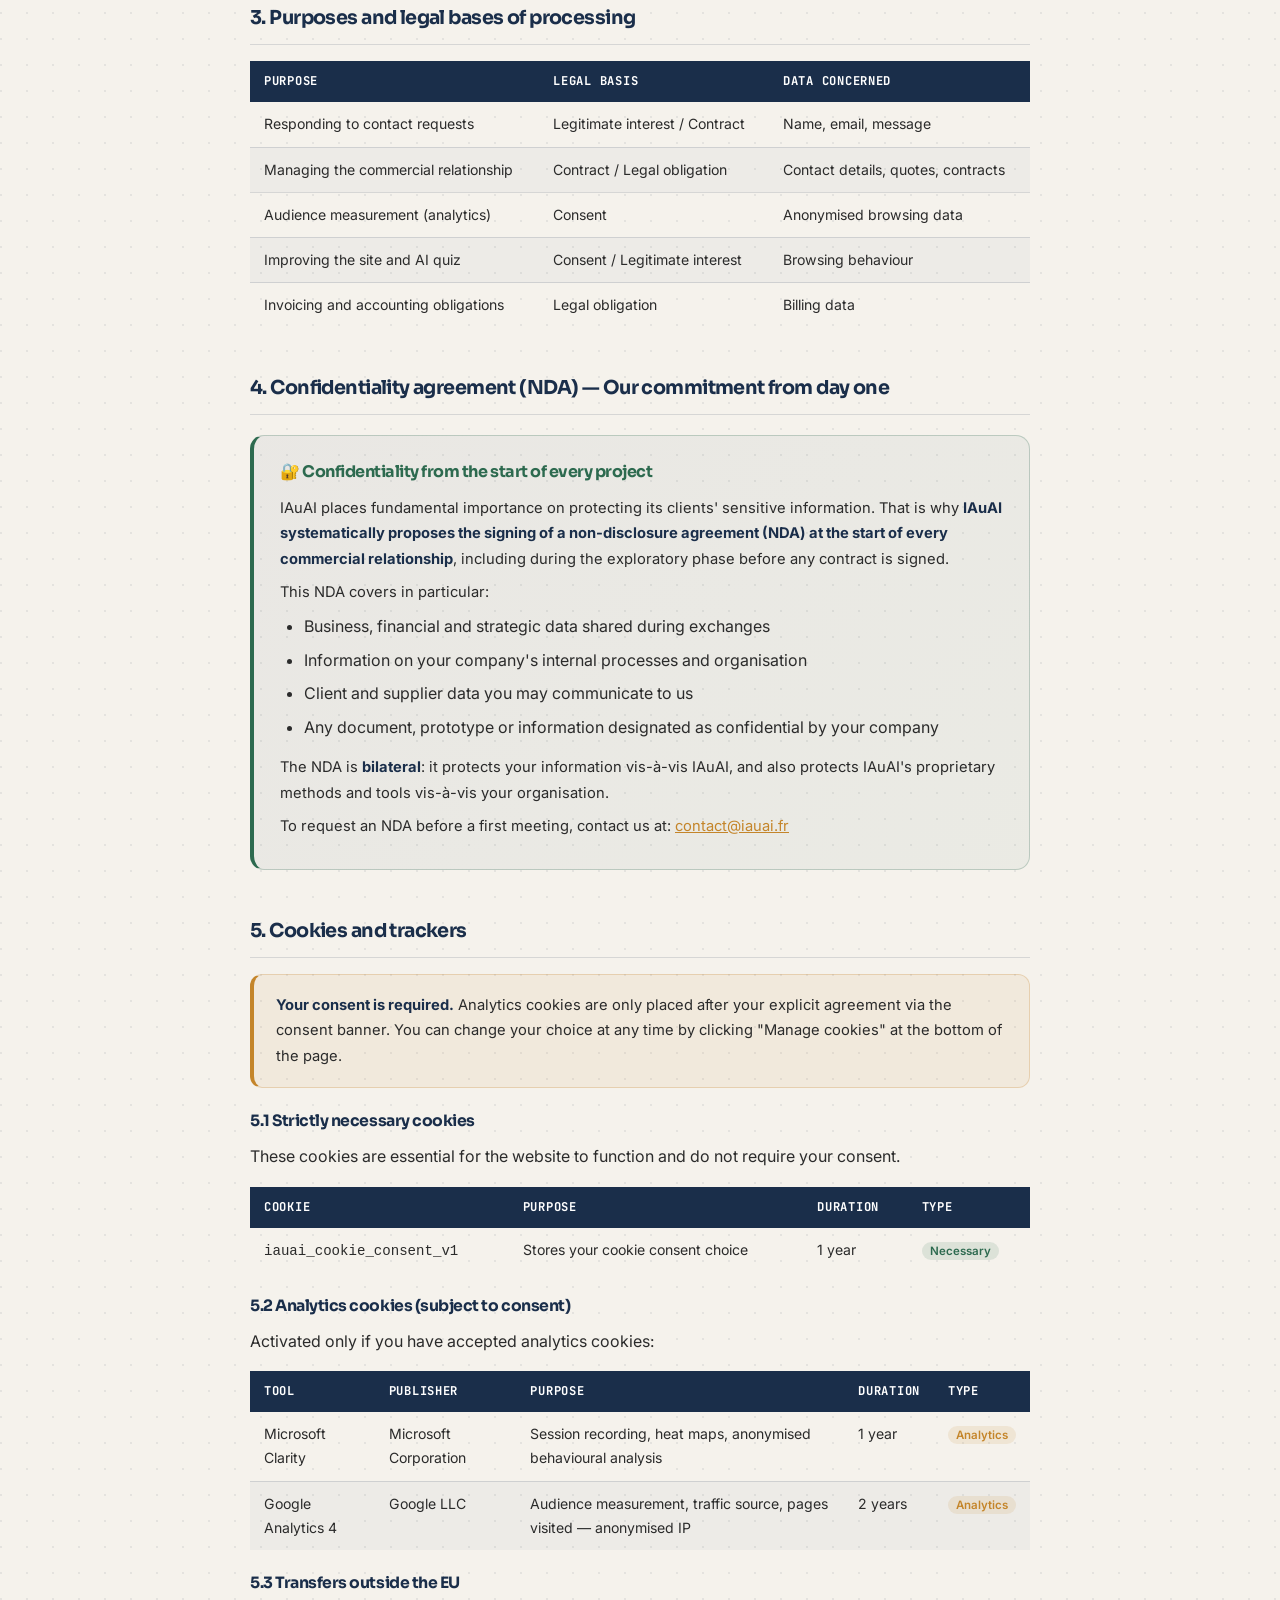
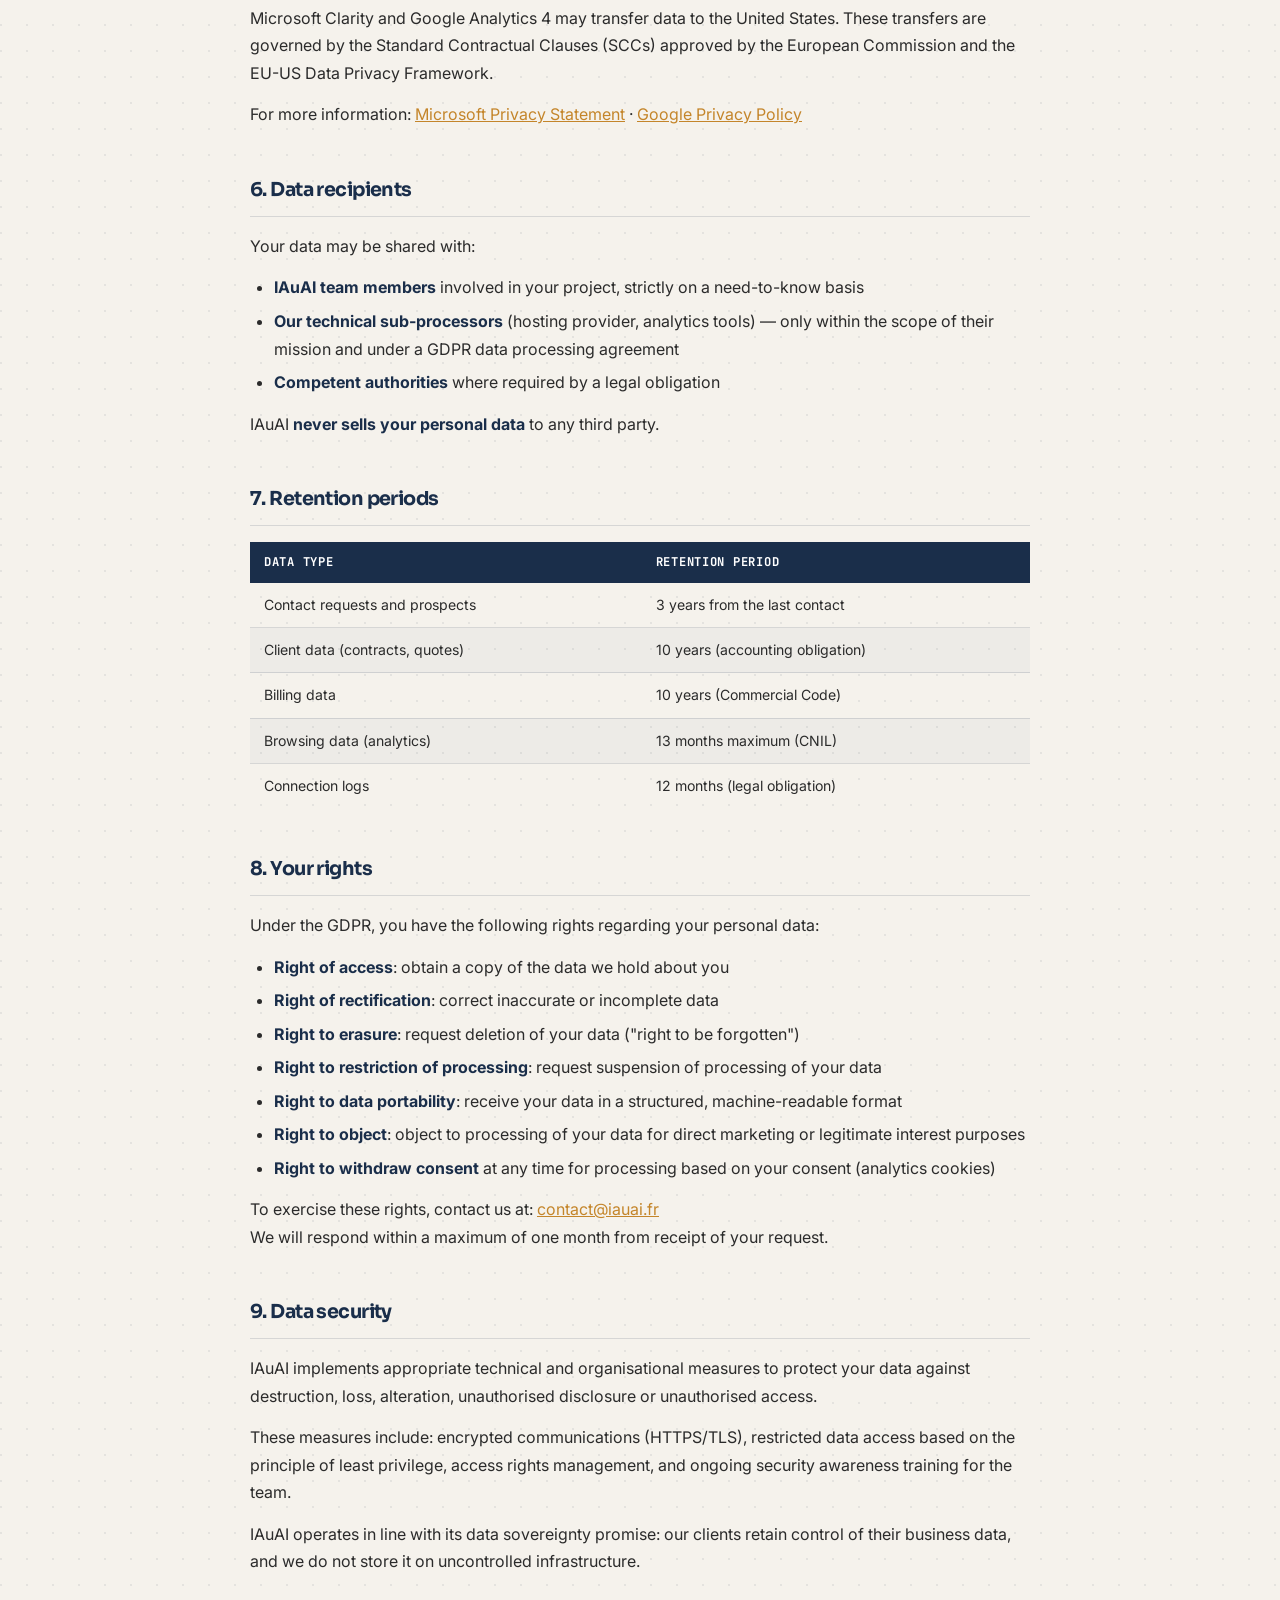
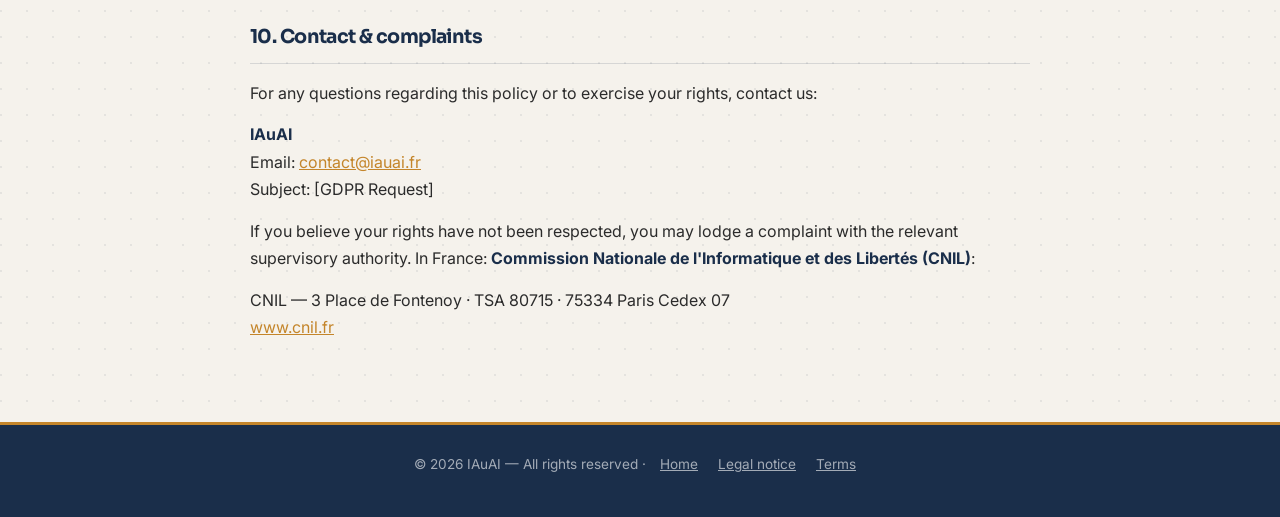
<file: politique-confidentialite.html>
<!DOCTYPE html>
<html lang="fr">
<head>
  <meta charset="UTF-8" />
  <meta name="viewport" content="width=device-width, initial-scale=1.0" />
  <meta name="robots" content="noindex, follow" />
  <link rel="icon" href="assets/images/ico.ico" type="image/x-icon" />
  <meta name="description" content="Politique de confidentialité IAuAI." />
  <title>Politique de confidentialité & RGPD — IAuAI</title>
  <link rel="preconnect" href="https://fonts.googleapis.com" />
  <link rel="preconnect" href="https://fonts.gstatic.com" crossorigin />
  <link href="https://fonts.googleapis.com/css2?family=Sora:wght@600;700;800&family=Inter:wght@400;500;600&family=JetBrains+Mono:wght@400;500&display=swap" rel="stylesheet" />
  <style>
    :root { --navy:#1A2E4A; --ocre:#C4852A; --green:#2D6A4F; --chalk:#F5F2EC; --anthracite:#2B2B2B; --line:rgba(26,46,74,0.14); --shadow:0 20px 60px rgba(12,24,43,0.12); --radius:22px; --max:820px; }
    * { box-sizing:border-box; }
    html { scroll-behavior:smooth; }
    body { margin:0; font-family:Inter,"Segoe UI",Roboto,Arial,sans-serif; color:var(--anthracite); background:radial-gradient(circle at 1px 1px,rgba(26,46,74,0.08) 1px,transparent 0) 0 0/26px 26px,var(--chalk); line-height:1.72; }
    body.rtl { direction:rtl; text-align:right; }
    h1,h2,h3 { font-family:"Sora","Segoe UI",Arial,sans-serif; letter-spacing:-0.03em; }
    p { margin:0 0 14px; }
    ul { margin:0 0 14px; padding-left:24px; }
    li { margin-bottom:6px; }
    a { color:var(--ocre); }
    strong { color:var(--navy); }
    .topbar { background:var(--navy); border-bottom:3px solid var(--ocre); }
    .topbar-inner { max-width:var(--max); margin:0 auto; padding:0 20px; min-height:72px; display:flex; align-items:center; justify-content:space-between; gap:16px; }
    .logo-word { font-family:"Sora",sans-serif; font-size:1.8rem; font-weight:800; color:#fff; letter-spacing:-0.03em; text-decoration:none; }
    .logo-word .u { color:var(--ocre); }
    .nav-shell { display:flex; align-items:center; gap:14px; }
    .back-link { color:rgba(255,255,255,0.7); font-size:0.9rem; text-decoration:none; transition:color 0.2s; }
    .back-link:hover { color:var(--ocre); }
    .lang-select { min-width:126px; padding:9px 12px; border-radius:10px; border:1px solid rgba(255,255,255,0.12); background:rgba(255,255,255,0.08); color:#fff; font-size:0.88rem; }
    .lang-select option { color:var(--anthracite); }
    .page-content { max-width:var(--max); margin:56px auto 80px; padding:0 20px; }
    .page-header { margin-bottom:48px; padding-bottom:28px; border-bottom:2px solid var(--line); }
    .page-label { font-family:"JetBrains Mono",monospace; font-size:0.76rem; color:var(--ocre); text-transform:uppercase; letter-spacing:0.12em; display:block; margin-bottom:12px; }
    .page-header h1 { font-size:clamp(2rem,4vw,2.8rem); color:var(--navy); margin:0 0 12px; }
    .page-header .updated { font-size:0.82rem; color:rgba(43,43,43,0.45); font-family:"JetBrains Mono",monospace; }
    .toc { background:rgba(255,255,255,0.82); border:1px solid rgba(26,46,74,0.12); border-radius:16px; padding:22px 26px; margin-bottom:40px; box-shadow:0 8px 30px rgba(12,24,43,0.08); }
    .toc h3 { font-size:0.88rem; color:var(--navy); margin:0 0 14px; font-family:"JetBrains Mono",monospace; text-transform:uppercase; letter-spacing:0.1em; }
    .toc ol { margin:0; padding-left:22px; }
    .toc li { margin-bottom:6px; }
    .toc a { color:var(--navy); font-size:0.9rem; text-decoration:none; transition:color 0.2s; }
    .toc a:hover { color:var(--ocre); }
    .legal-section { margin-bottom:44px; }
    .legal-section h2 { font-size:1.2rem; color:var(--navy); margin:0 0 16px; padding-bottom:10px; border-bottom:1px solid var(--line); scroll-margin-top:20px; }
    .legal-section h3 { font-size:0.98rem; color:var(--navy); margin:20px 0 8px; }
    .highlight-box {
      background:rgba(196,133,42,0.08); border:1px solid rgba(196,133,42,0.25);
      border-left:4px solid var(--ocre); border-radius:12px;
      padding:18px 22px; margin:16px 0; font-size:0.92rem;
    }
    .nda-box {
      background:linear-gradient(135deg,rgba(26,46,74,0.05),rgba(45,106,79,0.05));
      border:1px solid rgba(45,106,79,0.25);
      border-left:4px solid var(--green);
      border-radius:14px; padding:22px 26px; margin:20px 0;
    }
    .nda-box h3 { font-size:1rem; color:var(--green); margin:0 0 10px; }
    .nda-box p { font-size:0.92rem; margin-bottom:8px; }
    .cookie-table { width:100%; border-collapse:collapse; margin:16px 0; font-size:0.88rem; }
    .cookie-table th { background:var(--navy); color:#fff; padding:10px 14px; text-align:left; font-family:"JetBrains Mono",monospace; font-size:0.76rem; letter-spacing:0.06em; text-transform:uppercase; }
    .cookie-table td { padding:10px 14px; border-bottom:1px solid var(--line); vertical-align:top; }
    .cookie-table tr:last-child td { border-bottom:none; }
    .cookie-table tr:nth-child(even) td { background:rgba(26,46,74,0.03); }
    .tag-nec { padding:2px 8px; border-radius:999px; font-size:0.72rem; font-weight:600; background:rgba(45,106,79,0.12); color:var(--green); }
    .tag-ana { padding:2px 8px; border-radius:999px; font-size:0.72rem; font-weight:600; background:rgba(196,133,42,0.12); color:var(--ocre); }
    footer { background:var(--navy); color:rgba(255,255,255,0.6); padding:28px 20px; text-align:center; border-top:3px solid var(--ocre); font-size:0.85rem; }
    footer a { color:rgba(255,255,255,0.6); margin:0 10px; }
    footer a:hover { color:var(--ocre); }
    @media(max-width:600px) { .topbar-inner { flex-wrap:wrap; } .nav-shell { width:100%; justify-content:space-between; } .lang-select { min-width:110px; } }
  </style>
</head>
<body>
  <header class="topbar">
    <div class="topbar-inner">
      <a href="index.html" class="logo-word">IA<span class="u">u</span>AI</a>
      <div class="nav-shell">
        <a href="index.html" class="back-link">← Retour au site</a>
        <select class="lang-select" id="langSelect" aria-label="Choisir la langue">
          <option value="fr">FR</option>
          <option value="en">EN</option>
          <option value="es">ES</option>
          <option value="zh">中文</option>
          <option value="ar">AR</option>
        </select>
      </div>
    </div>
  </header>

  <main class="page-content">
    <div class="page-header">
      <span class="page-label">Protection des données · RGPD</span>
      <h1>Politique de confidentialité</h1>
      <span class="updated">Dernière mise à jour : avril 2026 · Conforme au RGPD (UE) 2016/679</span>
    </div>

    <div class="toc">
      <h3>Sommaire</h3>
      <ol>
        <li><a href="#responsable">Responsable du traitement</a></li>
        <li><a href="#donnees-collectees">Données collectées</a></li>
        <li><a href="#finalites">Finalités et bases légales</a></li>
        <li><a href="#nda">Accord de confidentialité (NDA)</a></li>
        <li><a href="#cookies">Cookies et traceurs</a></li>
        <li><a href="#destinataires">Destinataires des données</a></li>
        <li><a href="#conservation">Durées de conservation</a></li>
        <li><a href="#droits">Vos droits</a></li>
        <li><a href="#securite">Sécurité</a></li>
        <li><a href="#contact-dpo">Contact & réclamation</a></li>
      </ol>
    </div>

    <!-- 1. RESPONSABLE -->
    <div class="legal-section" id="responsable">
      <h2>1. Responsable du traitement</h2>
      <p>Le responsable du traitement des données à caractère personnel collectées via le site iauai.fr est :</p>
      <p>
        <strong>IAuAI</strong><br />
        <span style="font-family:'JetBrains Mono',monospace;font-size:0.85rem;color:rgba(43,43,43,0.6)">Siège social : 3 route de Riom,63530 Volvic – France</span><br />
        Email : <a href="mailto:contact@iauai.fr">contact@iauai.fr</a>
      </p>
    </div>

    <!-- 2. DONNÉES COLLECTÉES -->
    <div class="legal-section" id="donnees-collectees">
      <h2>2. Données collectées</h2>

      <h3>2.1 Données de navigation (avec consentement)</h3>
      <p>Si vous acceptez les cookies analytiques, nous collectons des données anonymisées de navigation : pages visitées, durée de session, provenance du trafic, type d'appareil. Ces données ne permettent pas de vous identifier personnellement.</p>

      <h3>2.2 Formulaires de contact et email</h3>
      <p>Lorsque vous nous contactez par email ou via un formulaire, nous collectons : nom, prénom, adresse email professionnelle, nom de l'entreprise, et le contenu de votre message.</p>

      <h3>2.3 Quiz IA</h3>
      <p>Les réponses au quiz IA sont traitées localement dans votre navigateur (JavaScript). Elles ne sont pas transmises ni stockées sur nos serveurs, sauf si vous choisissez explicitement de partager vos résultats.</p>

      <h3>2.4 Données clients (dans le cadre d'une mission)</h3>
      <p>Dans le cadre de nos prestations, nous pouvons être amenés à traiter des données de votre entreprise (données métier, RH, financières). Ces traitements font l'objet d'une convention de traitement des données dédiée, conformément à l'article 28 du RGPD.</p>
    </div>

    <!-- 3. FINALITÉS -->
    <div class="legal-section" id="finalites">
      <h2>3. Finalités et bases légales des traitements</h2>
      <table class="cookie-table">
        <thead>
          <tr>
            <th>Finalité</th>
            <th>Base légale</th>
            <th>Données concernées</th>
          </tr>
        </thead>
        <tbody>
          <tr>
            <td>Répondre à vos demandes de contact</td>
            <td>Intérêt légitime / Contrat</td>
            <td>Nom, email, message</td>
          </tr>
          <tr>
            <td>Gestion de la relation commerciale</td>
            <td>Contrat / Obligation légale</td>
            <td>Coordonnées, devis, contrats</td>
          </tr>
          <tr>
            <td>Mesure d'audience (analytics)</td>
            <td>Consentement</td>
            <td>Données de navigation anonymisées</td>
          </tr>
          <tr>
            <td>Amélioration du site et du quiz IA</td>
            <td>Consentement / Intérêt légitime</td>
            <td>Comportements de navigation</td>
          </tr>
          <tr>
            <td>Facturation et obligations comptables</td>
            <td>Obligation légale</td>
            <td>Données de facturation</td>
          </tr>
        </tbody>
      </table>
    </div>

    <!-- 4. NDA — ACCORD DE CONFIDENTIALITÉ -->
    <div class="legal-section" id="nda">
      <h2>4. Accord de confidentialité (NDA) — Notre engagement dès le premier échange</h2>

      <div class="nda-box">
        <h3>🔐 Confidentialité dès le début de chaque mission</h3>
        <p>
          IAuAI accorde une importance fondamentale à la protection des informations sensibles de ses clients. C'est pourquoi <strong>IAuAI propose systématiquement la signature d'un accord de confidentialité (NDA — Non-Disclosure Agreement) dès le démarrage de chaque relation commerciale</strong>, y compris lors de la phase d'exploration avant toute signature de contrat.
        </p>
        <p>
          Ce NDA couvre notamment :
        </p>
        <ul>
          <li>Les données métier, financières et stratégiques partagées lors des échanges</li>
          <li>Les informations sur les processus internes et l'organisation de votre entreprise</li>
          <li>Les données clients et fournisseurs que vous seriez amenés à nous communiquer</li>
          <li>Tout document, prototype ou information qualifiée de confidentielle par votre entreprise</li>
        </ul>
        <p>
          Le NDA est <strong>bilatéral</strong> : il protège vos informations vis-à-vis d'IAuAI, mais protège également les méthodes et outils propriétaires d'IAuAI vis-à-vis de votre organisation.
        </p>
        <p>
          Pour toute demande de NDA avant un premier échange, contactez-nous à : <a href="mailto:contact@iauai.fr">contact@iauai.fr</a>
        </p>
      </div>
    </div>

    <!-- 5. COOKIES -->
    <div class="legal-section" id="cookies">
      <h2>5. Cookies et traceurs</h2>

      <div class="highlight-box">
        <strong>Votre consentement est requis.</strong> Les cookies analytiques ne sont déposés qu'après votre accord explicite via la bannière de consentement. Vous pouvez à tout moment modifier votre choix en cliquant sur « Gérer les cookies » en bas de page.
      </div>

      <h3>5.1 Cookies strictement nécessaires</h3>
      <p>Ces cookies sont indispensables au fonctionnement du site et ne nécessitent pas votre consentement.</p>

      <table class="cookie-table">
        <thead>
          <tr><th>Cookie</th><th>Finalité</th><th>Durée</th><th>Type</th></tr>
        </thead>
        <tbody>
          <tr>
            <td><code>iauai_cookie_consent_v1</code></td>
            <td>Mémorise votre choix de consentement cookies</td>
            <td>1 an</td>
            <td><span class="tag-nec">Nécessaire</span></td>
          </tr>
        </tbody>
      </table>

      <h3>5.2 Cookies analytiques (soumis à consentement)</h3>
      <p>Activés uniquement si vous avez accepté les cookies analytiques :</p>

      <table class="cookie-table">
        <thead>
          <tr><th>Outil</th><th>Éditeur</th><th>Finalité</th><th>Durée</th><th>Type</th></tr>
        </thead>
        <tbody>
          <tr>
            <td>Microsoft Clarity</td>
            <td>Microsoft Corporation</td>
            <td>Enregistrement de sessions, cartes de chaleur, analyse comportementale anonymisée</td>
            <td>1 an</td>
            <td><span class="tag-ana">Analytique</span></td>
          </tr>
          <tr>
            <td>Google Analytics 4</td>
            <td>Google LLC</td>
            <td>Mesure d'audience, provenance du trafic, pages visitées — IP anonymisée</td>
            <td>2 ans</td>
            <td><span class="tag-ana">Analytique</span></td>
          </tr>
        </tbody>
      </table>

      <h3>5.3 Transferts hors UE</h3>
      <p>
        Microsoft Clarity et Google Analytics 4 peuvent transférer des données vers les États-Unis. Ces transferts sont encadrés par les Clauses Contractuelles Types (CCT) approuvées par la Commission européenne et par le cadre EU-US Data Privacy Framework.
      </p>
      <p>
        Pour en savoir plus : <a href="https://privacy.microsoft.com/fr-fr/privacystatement" target="_blank" rel="noopener">Politique de confidentialité Microsoft</a> · <a href="https://policies.google.com/privacy" target="_blank" rel="noopener">Politique de confidentialité Google</a>
      </p>
    </div>

    <!-- 6. DESTINATAIRES -->
    <div class="legal-section" id="destinataires">
      <h2>6. Destinataires des données</h2>
      <p>Vos données peuvent être partagées avec :</p>
      <ul>
        <li><strong>Les membres de l'équipe IAuAI</strong> impliqués dans votre dossier, dans le strict respect du besoin d'en connaître</li>
        <li><strong>Nos sous-traitants techniques</strong> (hébergeur, outils analytics) — uniquement dans le cadre de leur mission et sous convention de sous-traitance RGPD</li>
        <li><strong>Les autorités compétentes</strong> si une obligation légale l'impose</li>
      </ul>
      <p>
        IAuAI <strong>ne vend jamais vos données personnelles</strong> à des tiers, quels qu'ils soient.
      </p>
    </div>

    <!-- 7. CONSERVATION -->
    <div class="legal-section" id="conservation">
      <h2>7. Durées de conservation</h2>
      <table class="cookie-table">
        <thead>
          <tr><th>Type de données</th><th>Durée de conservation</th></tr>
        </thead>
        <tbody>
          <tr><td>Demandes de contact et prospects</td><td>3 ans à compter du dernier contact</td></tr>
          <tr><td>Données clients (contrats, devis)</td><td>10 ans (obligation comptable)</td></tr>
          <tr><td>Données de facturation</td><td>10 ans (Code de commerce)</td></tr>
          <tr><td>Données de navigation (analytics)</td><td>13 mois maximum (CNIL)</td></tr>
          <tr><td>Logs de connexion</td><td>12 mois (obligation légale)</td></tr>
        </tbody>
      </table>
    </div>

    <!-- 8. DROITS -->
    <div class="legal-section" id="droits">
      <h2>8. Vos droits</h2>
      <p>Conformément au RGPD, vous disposez des droits suivants concernant vos données personnelles :</p>
      <ul>
        <li><strong>Droit d'accès</strong> : obtenir une copie des données vous concernant</li>
        <li><strong>Droit de rectification</strong> : corriger des données inexactes ou incomplètes</li>
        <li><strong>Droit à l'effacement</strong> : demander la suppression de vos données (« droit à l'oubli »)</li>
        <li><strong>Droit à la limitation du traitement</strong> : demander la suspension du traitement de vos données</li>
        <li><strong>Droit à la portabilité</strong> : recevoir vos données dans un format structuré et lisible par machine</li>
        <li><strong>Droit d'opposition</strong> : vous opposer au traitement de vos données à des fins de prospection ou d'intérêt légitime</li>
        <li><strong>Droit de retirer votre consentement</strong> à tout moment pour les traitements fondés sur votre consentement (cookies analytiques)</li>
      </ul>
      <p>
        Pour exercer ces droits, contactez-nous à : <a href="mailto:contact@iauai.fr">contact@iauai.fr</a><br />
        Nous répondrons dans un délai maximum d'un mois à compter de la réception de votre demande.
      </p>
    </div>

    <!-- 9. SÉCURITÉ -->
    <div class="legal-section" id="securite">
      <h2>9. Sécurité des données</h2>
      <p>
        IAuAI met en œuvre les mesures techniques et organisationnelles appropriées pour protéger vos données contre toute destruction, perte, altération, divulgation non autorisée ou accès non autorisé.
      </p>
      <p>
        Parmi ces mesures : chiffrement des communications (HTTPS/TLS), accès restreint aux données selon le principe du moindre privilège, gestion des droits d'accès, et sensibilisation continue de l'équipe aux bonnes pratiques de sécurité.
      </p>
      <p>
        IAuAI opère en cohérence avec sa promesse de souveraineté des données : nos clients gardent le contrôle de leurs données métier, et nous ne les stockons pas sur des infrastructures non contrôlées.
      </p>
    </div>

    <!-- 10. CONTACT DPO -->
    <div class="legal-section" id="contact-dpo">
      <h2>10. Contact & réclamation</h2>
      <p>Pour toute question relative à cette politique ou pour exercer vos droits, contactez-nous :</p>
      <p>
        <strong>IAuAI</strong><br />
        Email : <a href="mailto:contact@iauai.fr">contact@iauai.fr</a><br />
        Objet : [Demande RGPD]
      </p>
      <p>
        Si vous estimez que vos droits ne sont pas respectés, vous pouvez introduire une réclamation auprès de la <strong>Commission Nationale de l'Informatique et des Libertés (CNIL)</strong> :
      </p>
      <p>
        CNIL — 3 Place de Fontenoy · TSA 80715 · 75334 Paris Cedex 07<br />
        <a href="https://www.cnil.fr" target="_blank" rel="noopener">www.cnil.fr</a>
      </p>
    </div>
  </main>

  <footer>
    <p>
      © 2026 IAuAI — Tous droits réservés ·
      <a href="index.html">Accueil</a>
      <a href="mentions-legales.html">Mentions légales</a>
      <a href="cgv.html">CGV</a>
    </p>
  </footer>
  <script src="assets/legal-pages-i18n.js"></script>
</body>
</html>
</file>
